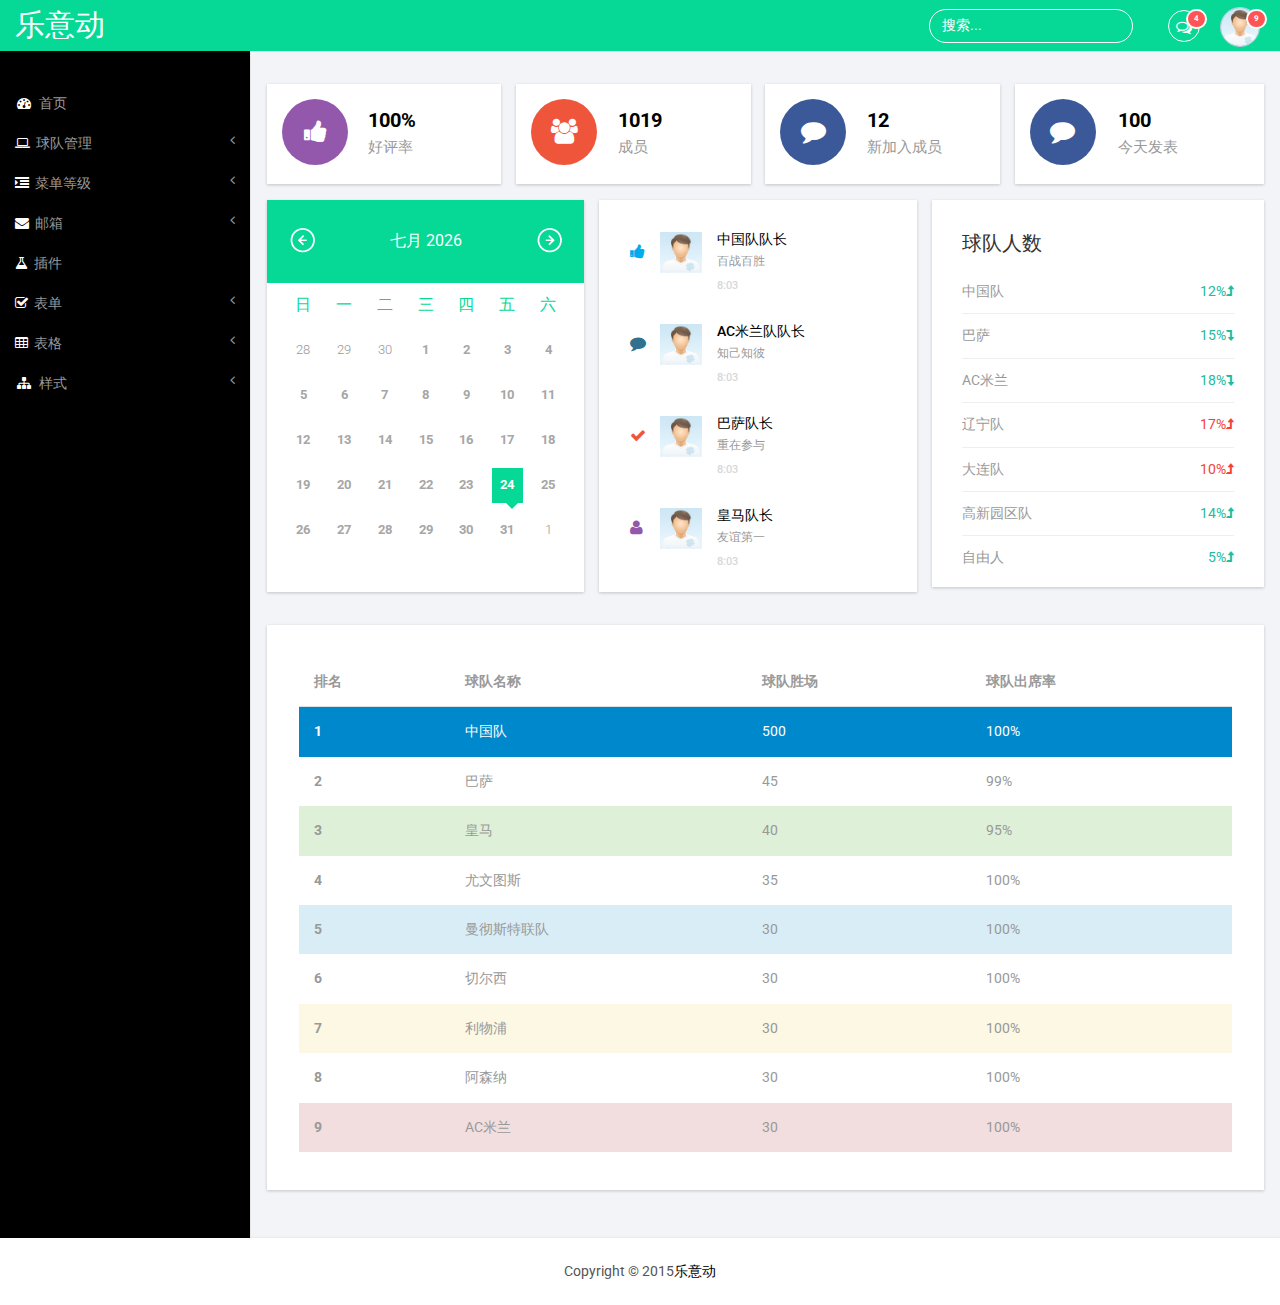
<file: src/main/webapp/WEB-INF/html/index.html>
<!DOCTYPE HTML>
<html>
<head>
<title>乐意动</title>
<meta name="viewport" content="width=device-width, initial-scale=1">
<meta http-equiv="Content-Type" content="text/html; charset=utf-8" />
<meta name="keywords"
	content="Modern Responsive web template, Bootstrap Web Templates, Flat Web Templates, Andriod Compatible web template, 
Smartphone Compatible web template, free webdesigns for Nokia, Samsung, LG, SonyErricsson, Motorola web design" />
<script type="application/x-javascript">
	 addEventListener("load", function() { setTimeout(hideURLbar, 0); }, false); function hideURLbar(){ window.scrollTo(0,1); } 
</script>
<!-- Bootstrap Core CSS -->
<link href="../css/bootstrap.min.css" rel='stylesheet' type='text/css' />
<!-- Custom CSS -->
<link href="../css/style.css" rel='stylesheet' type='text/css' />
<!-- Graph CSS -->
<link href="../css/lines.css" rel='stylesheet' type='text/css' />
<link href="../css/font-awesome.css" rel="stylesheet">
<!-- jQuery -->
<script src="../js/jquery.min.js"></script>
<script src="../js/jquery-ui.js"></script>
<link href="../css/jquery-ui.css" rel='stylesheet' type='text/css' />
<!-- <link href="../css/jquery-ui.theme.css" rel='stylesheet' type='text/css' /> -->
<!----webfonts--->
<link href='http://fonts.useso.com/css?family=Roboto:400,100,300,500,700,900' rel='stylesheet' type='text/css'>
<!---//webfonts--->
<!-- Nav CSS -->
<link href="../css/custom.css" rel="stylesheet">
<!-- Metis Menu Plugin JavaScript -->
<script src="../js/metisMenu.min.js"></script>
<script src="../js/custom.js"></script>
<!-- Graph JavaScript -->
<script src="../js/d3.v3.js"></script>
<script src="../js/rickshaw.js"></script>
<!-- Jquery DataTable -->
<script src="../3rd/datatables/js/jquery.dataTables.min.js" type="text/javascript"></script>
<script src="../3rd/datatables/js/DT_bootstrap.js" type="text/javascript"></script>
<link href="../3rd/datatables/css/DT_bootstrap.css" rel="stylesheet">
<script type="text/javascript" src="../3rd/artTemplate/artTemplate.js"></script>
</head>
<body>
	<div id="wrapper">
		<!-- Navigation -->
		<nav class="top1 navbar navbar-default navbar-static-top" role="navigation" style="margin-bottom: 0">
			<div class="navbar-header">
				<button type="button" class="navbar-toggle" data-toggle="collapse" data-target=".navbar-collapse">
					<span class="sr-only">转换导航</span> <span class="icon-bar"></span> <span class="icon-bar"></span> <span
						class="icon-bar"></span>
				</button>
				<a class="navbar-brand" href="index.html">乐意动</a>
			</div>
			<!-- /.navbar-header -->
			<ul class="nav navbar-nav navbar-right">
				<li class="dropdown">
					<!-- 右上角消息条数 --> <a href="#" class="dropdown-toggle" data-toggle="dropdown" aria-expanded="false"><i
						class="fa fa-comments-o"></i><span class="badge">4</span></a>
					<ul class="dropdown-menu">
						<li class="dropdown-menu-header"><strong>消息列表</strong>
							<div class="progress thin">
								<div class="progress-bar progress-bar-success" role="progressbar" aria-valuenow="40" aria-valuemin="0"
									aria-valuemax="100" style="width: 40%">
									<span class="sr-only">40% Complete (success)</span>
								</div>
							</div></li>
						<li class="avatar"><a href="#"> <img src="../images/1.png" alt="" />
								<div>新消息</div> <small>1分钟前</small> <span class="label label-info">NEW</span>
						</a></li>
						<li class="avatar"><a href="#"> <img src="../images/2.png" alt="" />
								<div>新消息</div> <small>1分钟前</small> <span class="label label-info">NEW</span>
						</a></li>
						<li class="avatar"><a href="#"> <img src="../images/3.png" alt="" />
								<div>新消息</div> <small>1分钟前</small>
						</a></li>
						<li class="avatar"><a href="#"> <img src="../images/4.png" alt="" />
								<div>新消息</div> <small>1分钟前</small>
						</a></li>
						<li class="avatar"><a href="#"> <img src="../images/5.png" alt="" />
								<div>新消息</div> <small>1分钟前</small>
						</a></li>
						<li class="avatar"><a href="#"> <img src="../images/pic1.png" alt="" />
								<div>新消息</div> <small>1分钟前</small>
						</a></li>
						<li class="dropdown-menu-footer text-center"><a href="#">查看所有消息</a></li>
					</ul>
				</li>
				<li class="dropdown"><a href="#" class="dropdown-toggle avatar" data-toggle="dropdown"><img
						src="../images/default_pic.jpg"><span class="badge">9</span></a>
					<ul class="dropdown-menu">
						<li class="dropdown-menu-header text-center"><strong>账号</strong></li>
						<li class="m_2"><a href="#"><i class="fa fa-bell-o"></i> 更新 <span class="label label-info">42</span></a></li>
						<li class="m_2"><a href="#"><i class="fa fa-envelope-o"></i> 消息 <span class="label label-success">42</span></a></li>
						<li class="m_2"><a href="#"><i class="fa fa-tasks"></i> 任务 <span class="label label-danger">42</span></a></li>
						<li><a href="#"><i class="fa fa-comments"></i> 留言 <span class="label label-warning">42</span></a></li>
						<li class="dropdown-menu-header text-center"><strong>设置</strong></li>
						<li class="m_2"><a href="#"><i class="fa fa-user"></i> 个人信息</a></li>
						<li class="m_2"><a href="#"><i class="fa fa-wrench"></i> 设置</a></li>
						<li class="m_2"><a href="#"><i class="fa fa-usd"></i> 支付 <span class="label label-default">42</span></a></li>
						<li class="m_2"><a href="#"><i class="fa fa-file"></i> 项目 <span class="label label-primary">42</span></a></li>
						<li class="divider"></li>
						<li class="m_2"><a href="#"><i class="fa fa-shield"></i> 锁定用户</a></li>
						<li class="m_2"><a href="#"><i class="fa fa-lock"></i> 登出</a></li>
					</ul></li>
			</ul>
			<form class="navbar-form navbar-right">
				<input type="text" class="form-control" value="搜索..." onFocus="this.value = '';"
					onBlur="if (this.value == '') {this.value = '搜索...';}">
			</form>
			<div class="navbar-default sidebar" role="navigation">
				<div class="sidebar-nav navbar-collapse">
					<ul class="nav" id="side-menu">
						<li><a href="index.html"><i class="fa fa-dashboard fa-fw nav_icon"></i>首页</a></li>
						<li><a href="#"><i class="fa fa-laptop nav_icon"></i>球队管理<span class="fa arrow"></span></a>
							<ul class="nav nav-second-level">
								<li><a href="javascript:void(0);" onclick="LOAD.loadHTML('page-wrapper', 'teamManagement/teamAdd');">球队注册</a></li>
								<li><a href="javascript:void(0);" onclick="LOAD.loadHTML('page-wrapper', 'teamManagement/teamList');">球队列表</a></li>
							</ul> <!-- /.nav-second-level --></li>
						<li><a href="#"><i class="fa fa-indent nav_icon"></i>菜单等级<span class="fa arrow"></span></a>
							<ul class="nav nav-second-level">
								<li><a href="graphs.html">图标</a></li>
								<li><a href="typography.html">排版</a></li>
							</ul> <!-- /.nav-second-level --></li>
						<li><a href="#"><i class="fa fa-envelope nav_icon"></i>邮箱<span class="fa arrow"></span></a>
							<ul class="nav nav-second-level">
								<li><a href="inbox.html">收件箱</a></li>
								<li><a href="compose.html">写信</a></li>
							</ul> <!-- /.nav-second-level --></li>
						<li><a href="widgets.html"><i class="fa fa-flask nav_icon"></i>插件</a></li>
						<li><a href="#"><i class="fa fa-check-square-o nav_icon"></i>表单<span class="fa arrow"></span></a>
							<ul class="nav nav-second-level">
								<li><a href="forms.html">基础表单</a></li>
								<li><a href="validation.html">验证</a></li>
							</ul> <!-- /.nav-second-level --></li>
						<li><a href="#"><i class="fa fa-table nav_icon"></i>表格<span class="fa arrow"></span></a>
							<ul class="nav nav-second-level">
								<li><a href="basic_tables.html">基础表格</a></li>
							</ul> <!-- /.nav-second-level --></li>
						<li><a href="#"><i class="fa fa-sitemap fa-fw nav_icon"></i>样式<span class="fa arrow"></span></a>
							<ul class="nav nav-second-level">
								<li><a href="media.html">媒体</a></li>
								<li><a href="login.html">登录</a></li>
							</ul> <!-- /.nav-second-level --></li>
					</ul>
				</div>
				<!-- /.sidebar-collapse -->
			</div>
			<!-- /.navbar-static-side -->
		</nav>
		<div id="page-wrapper">
			<div class="graphs">
				<div class="col_3">
					<div class="col-md-3 widget widget1">
						<div class="r3_counter_box">
							<i class="pull-left fa fa-thumbs-up icon-rounded"></i>
							<div class="stats">
								<h5>
									<strong>100%</strong>
								</h5>
								<span>好评率</span>
							</div>
						</div>
					</div>
					<div class="col-md-3 widget widget1">
						<div class="r3_counter_box">
							<i class="pull-left fa fa-users user1 icon-rounded"></i>
							<div class="stats">
								<h5>
									<strong>1019</strong>
								</h5>
								<span>成员</span>
							</div>
						</div>
					</div>
					<div class="col-md-3 widget widget1">
						<div class="r3_counter_box">
							<i class="pull-left fa fa-comment user2 icon-rounded"></i>
							<div class="stats">
								<h5>
									<strong>12</strong>
								</h5>
								<span>新加入成员</span>
							</div>
						</div>
					</div>
					<div class="col-md-3 widget">
						<div class="r3_counter_box">
							<i class="pull-left fa fa-comment user2 icon-rounded"></i>
							<div class="stats">
								<h5>
									<strong>100</strong>
								</h5>
								<span>今天发表</span>
							</div>
						</div>
					</div>
					<div class="clearfix"></div>
				</div>
				<div class="col_1">
					<div class="col-md-4 span_7">
						<div class="cal1 cal_2">
							<div class="clndr"></div>
						</div>
					</div>
					<div class="col-md-4 span_8">
						<div class="activity_box">
							<div class="scrollbar" id="style-2">
								<div class="activity-row">
									<div class="col-xs-1">
										<i class="fa fa-thumbs-up text-info icon_13"> </i>
									</div>
									<div class="col-xs-3 activity-img">
										<img src='../images/default_pic.jpg' class="img-responsive" alt="" />
									</div>
									<div class="col-xs-8 activity-desc">
										<h5>
											<a href="#">中国队队长</a>
										</h5>
										<p>百战百胜</p>
										<h6>8:03</h6>
									</div>
									<div class="clearfix"></div>
								</div>
								<div class="activity-row">
									<div class="col-xs-1">
										<i class="fa fa-comment text-info"></i>
									</div>
									<div class="col-xs-3 activity-img">
										<img src='../images/default_pic.jpg' class="img-responsive" alt="" />
									</div>
									<div class="col-xs-8 activity-desc">
										<h5>
											<a href="#">AC米兰队队长</a>
										</h5>
										<p>知己知彼</p>
										<h6>8:03</h6>
									</div>
									<div class="clearfix"></div>
								</div>
								<div class="activity-row">
									<div class="col-xs-1">
										<i class="fa fa-check text-info icon_11"></i>
									</div>
									<div class="col-xs-3 activity-img">
										<img src='../images/default_pic.jpg' class="img-responsive" alt="" />
									</div>
									<div class="col-xs-8 activity-desc">
										<h5>
											<a href="#">巴萨队长</a>
										</h5>
										<p>重在参与</p>
										<h6>8:03</h6>
									</div>
									<div class="clearfix"></div>
								</div>
								<div class="activity-row1">
									<div class="col-xs-1">
										<i class="fa fa-user text-info icon_12"></i>
									</div>
									<div class="col-xs-3 activity-img">
										<img src='../images/default_pic.jpg' class="img-responsive" alt="" />
									</div>
									<div class="col-xs-8 activity-desc">
										<h5>
											<a href="#">皇马队长</a>
										</h5>
										<p>友谊第一</p>
										<h6>8:03</h6>
									</div>
									<div class="clearfix"></div>
								</div>
							</div>
						</div>
					</div>
					<div class="col-md-4 stats-info">
						<div class="panel-heading">
							<h4 class="panel-title">球队人数</h4>
						</div>
						<div class="panel-body">
							<ul class="list-unstyled">
								<li>中国队
									<div class="text-success pull-right">
										12%<i class="fa fa-level-up"></i>
									</div>
								</li>
								<li>巴萨
									<div class="text-success pull-right">
										15%<i class="fa fa-level-down"></i>
									</div>
								</li>
								<li>AC米兰
									<div class="text-success pull-right">
										18%<i class="fa fa-level-down"></i>
									</div>
								</li>
								<li>辽宁队
									<div class="text-danger pull-right">
										17%<i class="fa fa-level-up"></i>
									</div>
								</li>
								<li>大连队
									<div class="text-danger pull-right">
										10%<i class="fa fa-level-up"></i>
									</div>
								</li>
								<li>高新园区队
									<div class="text-success pull-right">
										14%<i class="fa fa-level-up"></i>
									</div>
								</li>
								<li class="last">自由人
									<div class="text-success pull-right">
										5%<i class="fa fa-level-up"></i>
									</div>
								</li>
							</ul>
						</div>
					</div>
					<div class="clearfix"></div>
				</div>
				<div class="span_11">
					<div class="col-md-6 col_4">
						<!-- <div class="map_container"><div id="vmap" style="width: 100%; height: 400px;"></div></div> -->
						<!----Calender -------->
						<link rel="stylesheet" href="../css/clndr.css" type="text/css" />
						<script src="../js/underscore-min.js" type="text/javascript"></script>
						<script src="../js/moment-2.2.1.js" type="text/javascript"></script>
						<script src="../js/clndr.js" type="text/javascript"></script>
						<script src="../js/site.js" type="text/javascript"></script>
						<!----End Calender -------->
					</div>
					<!-- <div class="col-md-6 col_5">
		  <div id="chart_container">
		   <div id="chart"></div>
	       <div id="slider"></div>
<script>

var seriesData = [ [], [], [], [], [] ];
var random = new Rickshaw.Fixtures.RandomData(50);

for (var i = 0; i < 75; i++) {
	random.addData(seriesData);
}

var graph = new Rickshaw.Graph( {
	element: document.getElementById("chart"),
	renderer: 'multi',
	
	dotSize: 5,
	series: [
		{
			name: 'temperature',
			data: seriesData.shift(),
			color: '#AFE9FF',
			renderer: 'stack'
		}, {
			name: 'heat index',
			data: seriesData.shift(),
			color: '#FFCAC0',
			renderer: 'stack'
		}, {
			name: 'dewpoint',
			data: seriesData.shift(),
			color: '#555',
			renderer: 'scatterplot'
		}, {
			name: 'pop',
			data: seriesData.shift().map(function(d) { return { x: d.x, y: d.y / 4 } }),
			color: '#555',
			renderer: 'bar'
		}, {
			name: 'humidity',
			data: seriesData.shift().map(function(d) { return { x: d.x, y: d.y * 1.5 } }),
			renderer: 'line',
			color: '#ef553a'
		}
	]
} );


graph.render();

var detail = new Rickshaw.Graph.HoverDetail({
	graph: graph
});
</script>
</div> -->
					<!-- map -->
					<!-- <link href="../css/jqvmap.css" rel='stylesheet' type='text/css' />
<script src="../js/jquery.vmap.js"></script>
<script src="../js/jquery.vmap.sampledata.js" type="text/javascript"></script>
<script src="../js/jquery.vmap.world.js" type="text/javascript"></script>
<script type="text/javascript">
	/* jQuery(document).ready(function() {
		jQuery('#vmap').vectorMap({
		    map: 'world_en',
		    backgroundColor: '#333333',
		    color: '#ffffff',
		    hoverOpacity: 0.7,
		    selectedColor: '#666666',
		    enableZoom: true,
		    showTooltip: true,
		    values: sample_data,
		    scaleColors: ['#C8EEFF', '#006491'],
		    normalizeFunction: 'polynomial'
		});
	}); */
</script>-->
					<!-- //map -->
					<!-- </div> -->
					<div class="clearfix"></div>
				</div>
				<div class="content_bottom">
					<div class="col-md-12 span_3">
						<div class="bs-example1" data-example-id="contextual-table">
							<table class="table">
								<thead>
									<tr>
										<th>排名</th>
										<th>球队名称</th>
										<th>球队胜场</th>
										<th>球队出席率</th>
									</tr>
								</thead>
								<tbody>
									<tr class="active">
										<th scope="row">1</th>
										<td>中国队</td>
										<td>500</td>
										<td>100%</td>
									</tr>
									<tr>
										<th scope="row">2</th>
										<td>巴萨</td>
										<td>45</td>
										<td>99%</td>
									</tr>
									<tr class="success">
										<th scope="row">3</th>
										<td>皇马</td>
										<td>40</td>
										<td>95%</td>
									</tr>
									<tr>
										<th scope="row">4</th>
										<td>尤文图斯</td>
										<td>35</td>
										<td>100%</td>
									</tr>
									<tr class="info">
										<th scope="row">5</th>
										<td>曼彻斯特联队</td>
										<td>30</td>
										<td>100%</td>
									</tr>
									<tr>
										<th scope="row">6</th>
										<td>切尔西</td>
										<td>30</td>
										<td>100%</td>
									</tr>
									<tr class="warning">
										<th scope="row">7</th>
										<td>利物浦</td>
										<td>30</td>
										<td>100%</td>
									</tr>
									<tr>
										<th scope="row">8</th>
										<td>阿森纳</td>
										<td>30</td>
										<td>100%</td>
									</tr>
									<tr class="danger">
										<th scope="row">9</th>
										<td>AC米兰</td>
										<td>30</td>
										<td>100%</td>
									</tr>
								</tbody>
							</table>
						</div>
					</div>
					<!-- <div class="col-md-4 span_4">
		 <div class="col_2">
		  <div class="box_1">
		   <div class="col-md-6 col_1_of_2 span_1_of_2">
             <a class="tiles_info">
			    <div class="tiles-head red1">
			        <div class="text-center">Orders</div>
			    </div>
			    <div class="tiles-body red">10</div>
			 </a>
		   </div>
		   <div class="col-md-6 col_1_of_2 span_1_of_2">
              <a class="tiles_info tiles_blue">
			    <div class="tiles-head tiles_blue1">
			        <div class="text-center">Sales</div>
			    </div>
			    <div class="tiles-body blue1">30</div>
			  </a>
		   </div>
		   <div class="clearfix"> </div>
		 </div>
		 <div class="box_1">
		   <div class="col-md-6 col_1_of_2 span_1_of_2">
             <a class="tiles_info">
			    <div class="tiles-head fb1">
			        <div class="text-center">Facebook</div>
			    </div>
			    <div class="tiles-body fb2">10</div>
			 </a>
		   </div>
		   <div class="col-md-6 col_1_of_2 span_1_of_2">
              <a class="tiles_info tiles_blue">
			    <div class="tiles-head tw1">
			        <div class="text-center">Twitter</div>
			    </div>
			    <div class="tiles-body tw2">30</div>
			  </a>
		   </div>
		   <div class="clearfix"> </div>
		   </div>
		  </div>
		  <div class="cloud">
			<div class="grid-date">
				<div class="date">
					<p class="date-in">New York</p>
					<span class="date-on">°F °C </span>
					<div class="clearfix"> </div>							
				</div>
				<h4>30°<i class="fa fa-cloud-upload"> </i></h4>
			</div>
			<p class="monday">Monday 10 July</p>
		  </div>
		</div> -->
					<div class="clearfix"></div>
				</div>
			</div>
		</div>
		<!-- /#page-wrapper -->
	</div>
	<div class="copy">
		<p>
			Copyright &copy; 2015<a target="_blank" href="http://localhost:8081/letsball/">乐意动</a>
		</p>
	</div>
	<!-- /#wrapper -->
	<!-- Bootstrap Core JavaScript -->
	<script src="../js/bootstrap.min.js"></script>
	<script src="../js/load.js"></script>
	<div id="templates" class="display_none"></div>
	<script src="../js/index.js"></script>
</body>
</html>
</file>
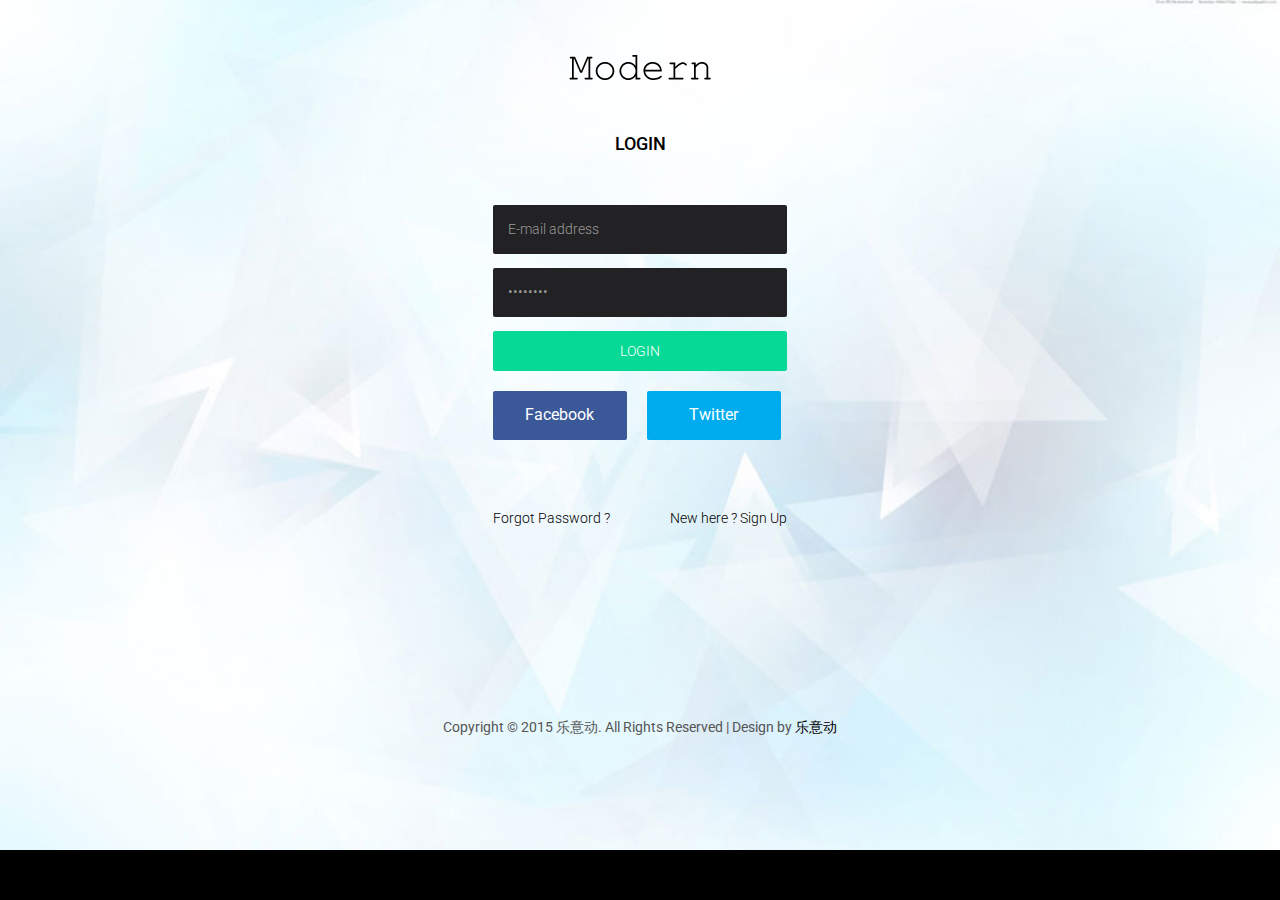
<file: src/main/webapp/WEB-INF/html/login.html>
<!--
Author: W3layouts
Author URL: http://w3layouts.com
License: Creative Commons Attribution 3.0 Unported
License URL: http://creativecommons.org/licenses/by/3.0/
-->
<!DOCTYPE HTML>
<html>
<head>
<title>登录</title>
<meta name="viewport" content="width=device-width, initial-scale=1">
<meta http-equiv="Content-Type" content="text/html; charset=utf-8" />
<meta name="keywords" content="乐意动" />
<script type="application/x-javascript"> addEventListener("load", function() { setTimeout(hideURLbar, 0); }, false); function hideURLbar(){ window.scrollTo(0,1); } </script>
 <!-- Bootstrap Core CSS -->
<link href="../css/bootstrap.min.css" rel='stylesheet' type='text/css' />
<!-- Custom CSS -->
<link href="../css/style.css" rel='stylesheet' type='text/css' />
<link href="../css/font-awesome.css" rel="stylesheet"> 
<!-- jQuery -->
<script src="../js/jquery.min.js"></script>
<!----webfonts--->
<link href='http://fonts.useso.com/css?family=Roboto:400,100,300,500,700,900' rel='stylesheet' type='text/css'>
<!---//webfonts--->  
<!-- Bootstrap Core JavaScript -->
<script src="../js/bootstrap.min.js"></script>
</head>
<body id="login">
  <div class="login-logo">
    <a href="index.html"><img src="../images/logo.png" alt=""/></a>
  </div>
  <h2 class="form-heading">login</h2>
  <div class="app-cam">
	  <form>
		<input type="text" class="text" value="E-mail address" onFocus="this.value = '';" onBlur="if (this.value == '') {this.value = 'E-mail address';}">
		<input type="password" value="Password" onFocus="this.value = '';" onBlur="if (this.value == '') {this.value = 'Password';}">
		<div class="submit"><input type="submit" onClick="myFunction()" value="Login"></div>
		<div class="login-social-link">
          <a href="index.html" class="facebook">
              Facebook
          </a>
          <a href="index.html" class="twitter">
              Twitter
          </a>
        </div>
		<ul class="new">
			<li class="new_left"><p><a href="#">Forgot Password ?</a></p></li>
			<li class="new_right"><p class="sign">New here ?<a href="register.html"> Sign Up</a></p></li>
			<div class="clearfix"></div>
		</ul>
	</form>
  </div>
   <div class="copy_layout login">
      <p>Copyright © 2015 乐意动. All Rights Reserved | Design by <a href="index.html" target="_blank">乐意动</a> </p>
   </div>
</body>
</html>
</file>
<file: src/main/webapp/WEB-INF/css/style.css>
/*
Author: W3layout
Author URL: http://w3layouts.com
License: Creative Commons Attribution 3.0 Unported
License URL: http://creativecommons.org/licenses/by/3.0/
*/
h4, h5, h6,
h1, h2, h3 {margin-top: 0;}
ul, ol {margin: 0;}
p {margin: 0;}

html, body{
  	font-family: 'Roboto', sans-serif;
    font-size: 100%;
  	background:#000;
  	overflow-x: hidden;
}
body a{
	transition:0.5s all;
	-webkit-transition:0.5s all;
	-moz-transition:0.5s all;
	-o-transition:0.5s all;
	-ms-transition:0.5s all;
}
/*-- header --*/
.navbar .navbar-nav li a {
  padding: 0 10px;
  line-height: 56px;
  position: relative;
}
.nav>li>a:focus, .nav>li>a:hover {
  background-color:rgba(239, 85, 58, 0) !important;
}
.navbar .navbar-nav li a i {
  border: 1px solid #fff;
  padding: 8px 0;
  width: 32px;
  text-align: center;
  -webkit-border-radius: 50em;
  -moz-border-radius: 50em;
  border-radius: 50em;
  color: #fff;
  height: 32px;
}
.navbar .navbar-nav li .dropdown-menu {
  margin-top: 3px;
  border: none;
  -webkit-border-radius: 0px;
  -moz-border-radius: 0px;
  border-radius: 0px;
  border: 1px solid #e1e6ef;
  -webkit-box-shadow: 0 2px 4px rgba(0, 0, 0, 0.125);
  -moz-box-shadow: 0 2px 4px rgba(0, 0, 0, 0.125);
  box-shadow: 0 2px 4px rgba(0, 0, 0, 0.125);
  padding: 0;
}
.navbar .navbar-nav li .dropdown-menu:before {
  position: absolute;
  top: -9.5px;
  right: 16px;
  display: inline-block;
  border-right: 8px solid transparent;
  border-bottom: 8px solid #e1e6ef;
  border-left: 8px solid transparent;
  content: '';
}
.navbar .navbar-nav li .dropdown-menu li.dropdown-menu-header, .navbar .navbar-nav li .dropdown-menu li.dropdown-menu-footer {
  background:#f2f4f8;
}
.navbar .navbar-nav li.m_2 a {
  line-height:38px;
}
.navbar .navbar-nav li .dropdown-menu li a i {
  margin: 0 10px 0 -5px;
  border: none;
}
.dropdown-menu>li>a:focus, .dropdown-menu>li>a:hover {
  background-color: #f2f4f8 !important;
}
.navbar .navbar-nav li .dropdown-menu li a .label {
  position: absolute;
  right: 10px;
  top: 11px;
}
.label.label-info {
  background-color:#ef553a;
}
.label {
  padding: 4px 6px;
  border: none;
  text-shadow: none;
}
.warning_1, .warning_11{
	padding:10px 16px !important;
}
.warning_11, .warning_22, .warning_33, .warning_44{
	background-color: #337ab7 !important;
	border-color:#337ab7 !important;
}
.warning_11:hover, .warning_22:hover, .warning_33:hover, .warning_44:hover{
	background-color: #246AA6 !important;
	border-color:#246AA6 !important;
}
.warning_2, .warning_22{
	padding:6px 12px !important;
}
.warning_3, .warning_33{
	padding:5px 10px !important;
}
.warning_4, .warning_44{
	padding:1px 5px !important;
}	
.but_list, .tab-content{
	margin:1.5em 0 0 0;
}
.btn-group-lg>.btn, .btn-lg {
  border-radius:4px !important;
}
.navbar .navbar-nav li .dropdown-toggle.avatar img {
  height: 40px;
  -webkit-border-radius: 50em;
  -moz-border-radius: 50em;
  border-radius: 50em;
  border: 1px solid #c0cadd;
  margin-top: -4px;
}
.navbar .navbar-nav li .dropdown-menu li a i {
  margin: 0 10px 0 -5px;
  border: none;
  color:rgb(6, 217, 149);
}
.navbar .navbar-nav li .dropdown-menu li.dropdown-menu-header .progress, .navbar .navbar-nav li .dropdown-menu li.dropdown-menu-footer .progress {
  border: 1px solid #e1e6ef;
  background: white;
  box-shadow: none;
}
.progress.thin {
  height: 10px;
}
.progress {
  -webkit-box-shadow: none;
  -moz-box-shadow: none;
  box-shadow: none;
  background: #f2f4f8;
  -webkit-border-radius: 2px;
  -moz-border-radius: 2px;
  border-radius: 2px;
}
.navbar .navbar-nav li .dropdown-menu li.avatar {
  min-width: 300px;
  height: 56px;
  padding: 0px 15px;
}
.navbar .navbar-nav li .dropdown-menu li {
  padding: 0;
  position: relative;
  min-width:100%;
  border-bottom: 1px solid #e1e6ef;
  line-height: 40px;
  padding: 0 15px;
  font-size: 14px;
  width:300px;
}
.navbar .navbar-nav li .dropdown-menu li.avatar a {
  line-height: 59px;
  height: 59px;
  padding: 9px 15px;
}
.navbar .navbar-nav li .dropdown-menu li a {
  -webkit-border-radius: 0px;
  -moz-border-radius: 0px;
  border-radius: 0px;
  line-height: 40px;
  height: 40px;
  margin: 0 -15px;
  padding: 0 15px;
}
.navbar .navbar-nav li .dropdown-menu li a img {
  height: 40px;
  -webkit-border-radius: 50em;
  -moz-border-radius: 50em;
  border-radius: 50em;
  border: 1px solid #e1e6ef;
  margin: 0px 10px 0 -5px;
  float: left;
}
.navbar .navbar-nav li .dropdown-menu li a div {
  font-size: 14px;
  line-height: 26px;
  font-weight: bold;
  color: #000;
}
.navbar .navbar-nav li .dropdown-menu li a small {
  display: block;
  line-height: 12px;
  font-size: 10px;
  margin-top: -3px;
  font-style: italic;
}
.small, small {
  color: #CFCFCF !important;
  font-weight: 300 !important;
}
.navbar .navbar-nav li .dropdown-menu li.avatar a .label {
  top: 20px;
}
.navbar .navbar-nav li a .badge {
  background: #ff5454;
  border: 2px solid white;
  position: absolute;
  top: 9px;
  right: 3px;
  font-size: 8px;
  line-height: 8px;
  padding: 4px 6px;
  -webkit-border-radius: 50em;
  -moz-border-radius: 50em;
  border-radius: 50em;
  min-width: 0;
}
.navbar-default.sidebar {
  background-color: #000;
  font-family: 'Roboto', sans-serif;
}
nav.top1.navbar.navbar-default.navbar-static-top {
  background-color:rgb(6, 217, 149);
  font-family: 'Roboto', sans-serif;
}
.navbar-default .navbar-brand {
  color: #fff !important;
  font-size: 30px;
  font-weight: 500;
}
.navbar-right {
  margin-right: 10px !important;
}
.navbar-right li{
	display:inline-block;
}
i.nav_icon {
  color: #fff;
  margin-right:6px;
}
.sidebar ul li a{
  color: #999;
  font-size:14px;
}
.form-control {
  background: none !important;
  border: 1px solid #fff !important;
  border-radius: 20px !important;
  box-shadow: none !important;
}
.navbar-form.navbar-right input[type="text"] {
  color: #fff;
}
form.navbar-form.navbar-right {
  margin:9px 0 0 0;
}
ul.nav.navbar-nav.navbar-right {
  height: 51px;
}
.sidebar-nav.navbar-collapse {
  margin: 2em 0 0 0;
}
.navbar-default .navbar-nav>.active>a, .navbar-default .navbar-nav>.active>a:focus, .navbar-default .navbar-nav>.active>a:hover {
  background-color:rgba(231, 231, 231, 0) !important;
}
.dropdown-menu {
  min-width: 202px !important;
}  
/* Active state */
.wrapper-dropdown-4.active i.dropdown-icon{
    background-position:-2px -2px;
}
.wrapper-dropdown-4.active .dropdown {
    max-height: 400px;
}
ul.dropdown {
	padding:0;
	margin:0;
	list-style:none;
}
.span_1{
  background: #000;
  padding: 1em;
  margin: 0;
  position: fixed;
  height: 100%;
  overflow-y: auto;
  z-index: 100;
  top: 0;
}
.col-md-10.span_1_of_span_2 {
  padding:1em;
}
.col_1_of_2.span_1_of_2 {
  padding: 5px;
}
.col_1_of_2.span_1_of_2:hover .red{
	background:#E84F34;
}
.col_1_of_2.span_1_of_2:hover .blue1{
	background:#8D51A6;
}
.col_1_of_2.span_1_of_2:hover .fb2{
	background:#355290;
}
.col_1_of_2.span_1_of_2:hover .tw2{
	background:#03A5E2;
}
.span_4 {
  padding-right: 0;
}
.col_3 {
  margin-bottom:1em;
}
.col_3 h4{
  margin:0 0 2em;
  color: #fff;
  text-transform: uppercase;
  font-size: 0.85em;
}
.span_10{
  margin-bottom: 1em;
}
/**** icon dropdown ******/
.wrapper-dropdown-5 {
    /* Size & position */
    position: relative;
    margin: 0 auto;
    /* Styles */
    cursor: pointer;
    outline: none;
    -webkit-transition: all 0.3s ease-out;
    -moz-transition: all 0.3s ease-out;
    -ms-transition: all 0.3s ease-out;
    -o-transition: all 0.3s ease-out;
    transition: all 0.3s ease-out;
}
.wrapper-dropdown-5 i.dropdown-icon{
  width: 15px;
  height: 12px;
  display: block;
  background: url(../images/up-down.png) no-repeat -3px -13px;
  float: left;
}
.wrapper-dropdown-5 .dropdown {
  position: absolute;
  top: 18px;
  right: -16px;
  width: 245px;
  background: #333;
  color: #fff;
  list-style: none;
  -webkit-transition: all 0.3s ease-out;
  -moz-transition: all 0.3s ease-out;
  -ms-transition: all 0.3s ease-out;
  -o-transition: all 0.3s ease-out;
  transition: all 0.3s ease-out;
  max-height: 0;
  overflow: hidden;
  z-index: 1;
}
.wrapper-dropdown-5 .dropdown li:first-child a{
	border-top:none;
}
.wrapper-dropdown-5 .dropdown li a {
    display: block;
    text-decoration: none;
    color:#fff;
    font-size:0.85em;
    border:none;
    padding:8px 15px;
    transition: all 0.3s ease-out;
    -webkit-transition: all 0.3s ease-out;
    -moz-transition: all 0.3s ease-out;
    -o-transition: all 0.3s ease-out;
    border-radius:0;
}
/* Hover state */
.wrapper-dropdown-5 .dropdown li:hover a {
    color: #FFF;
    background:#65cea7;
}
/* Active state */
.wrapper-dropdown-5.active i.dropdown-icon{
    background-position:-2px -2px;
}
.wrapper-dropdown-5.active .dropdown {
    max-height: 400px;
}
/**** icon dropdown ******/
.wrapper-dropdown-6, .wrapper-dropdown-7, .wrapper-dropdown-8, .wrapper-dropdown-9{
    /* Size & position */
    position: relative;
    margin: 0 auto;
    /* Styles */
    cursor: pointer;
    outline: none;
    -webkit-transition: all 0.3s ease-out;
    -moz-transition: all 0.3s ease-out;
    -ms-transition: all 0.3s ease-out;
    -o-transition: all 0.3s ease-out;
    transition: all 0.3s ease-out;
}
.wrapper-dropdown-6 i.dropdown-icon, .wrapper-dropdown-7 i.dropdown-icon, .wrapper-dropdown-8 i.dropdown-icon, .wrapper-dropdown-9 i.dropdown-icon{
  width: 15px;
  height: 12px;
  display: block;
  background: url(../images/up-down.png) no-repeat -3px -13px;
  float: left;
}
.wrapper-dropdown-6 .dropdown, .wrapper-dropdown-7 .dropdown, .wrapper-dropdown-8 .dropdown, .wrapper-dropdown-9 .dropdown  {
  position: absolute;
  top: 20px;
  right: -16px;
  width: 245px;
  background: #333;
  color: #fff;
  list-style: none;
  -webkit-transition: all 0.3s ease-out;
  -moz-transition: all 0.3s ease-out;
  -ms-transition: all 0.3s ease-out;
  -o-transition: all 0.3s ease-out;
  transition: all 0.3s ease-out;
  max-height: 0;
  overflow: hidden;
  z-index: 1;
}
.wrapper-dropdown-6 .dropdown li:first-child a, .wrapper-dropdown-7 .dropdown li:first-child a, .wrapper-dropdown-8 .dropdown li:first-child a, .wrapper-dropdown-9 .dropdown li:first-child a{
	border-top:none;
}
.wrapper-dropdown-6 .dropdown li a, .wrapper-dropdown-7 .dropdown li a, .wrapper-dropdown-8 .dropdown li a, .wrapper-dropdown-9 .dropdown li a {
    display: block;
    text-decoration: none;
    color:#fff;
    font-size:0.85em;
    border:none;
    padding:8px 15px;
    transition: all 0.3s ease-out;
    -webkit-transition: all 0.3s ease-out;
    -moz-transition: all 0.3s ease-out;
    -o-transition: all 0.3s ease-out;
    border-radius:0;
}
/* Hover state */
.wrapper-dropdown-6 .dropdown li:hover a, .wrapper-dropdown-7 .dropdown li:hover a, .wrapper-dropdown-8 .dropdown li:hover a, .wrapper-dropdown-9 .dropdown li:hover a{
    color: #FFF;
    background:#65cea7;
}
/* Active state */
.wrapper-dropdown-6.active i.dropdown-icon, .wrapper-dropdown-7.active i.dropdown-icon, .wrapper-dropdown-8.active i.dropdown-icon, .wrapper-dropdown-9.active i.dropdown-icon{
    background-position:-2px -2px;
}
.wrapper-dropdown-6.active .dropdown, .wrapper-dropdown-7.active .dropdown, .wrapper-dropdown-8.active .dropdown, .wrapper-dropdown-9.active .dropdown {
    max-height: 400px;
}
section.accordation_menu {
  min-height: 800px;
}
.span_3{
  padding:0;
}
.col_1{
	margin:1em 0 0 0;
}
.one{
	width:150px;
}
.profile_img1 {
  float: left;
  margin-right: 10px;
  width: 83%;
  margin-bottom:2em;
}
.user-name1 {
  float:left;
}
.user-name1 p {
  font-size: 13px;
  color: #65cea7;
  line-height: 1em;
}
.tiles_info{
  color: #fff!important;
}
a.tiles_info:hover{
  text-decoration:none;
}
a.tiles_info, a.shortcut-tiles {
  background: 0 0;
}
.tiles-body{
	text-align:center;
}
.tiles_info, .shortcut-tiles {
  display: block;
  border-radius: 3px;
  -webkit-border-radius: 3px;
  -moz-border-radius: 3px;
  -o-border-radius: 3px;
}
.red1{
  background: #ef553a;
}
.tiles_info .tiles-head {
  letter-spacing: normal;
  padding: 10px 10px;
  font-weight: 500;
  box-shadow: inset 0 -50px 0 0 rgba(255,255,255,.1);
  border-top-right-radius: 3px;
  border-top-left-radius: 3px;
  text-transform: uppercase;
  text-align: center;
  font-size:0.85em;
}
.red{
  background: #ef553a;
}
.tiles_info .tiles-body-alt, .info-tiles .tiles-body {
  padding: 15px;
  font-weight: 300;
}
.tiles_info .tiles-body {
    font-size: 32px;
  border-bottom-right-radius: 3px;
  border-bottom-left-radius: 3px;
    padding: 19px 15px;
}
.tiles_info .tiles-body-alt .text-center, .info-tiles .tiles-body .text-center {
  margin-top: -5px;
}
.tiles_info.tiles_blue1 .tiles-body {
  background: #9358ac;
}
.tiles_blue1{
  background: #9358ac;
}
.blue1{
  background: #9358ac;
}
.fb1{
   background: #3b5998;
}
.fb2{
	background: #3b5998;
}
.tw1{
  background: #00aced;
}
.tw2{
  background: #00aced;
}
.content_bottom{
	margin-bottom:1em;
}
.grid-date {
  background:#78cd51;
  padding: 1.5em;
}
p.date-in {
  float: left;
  font-size: 1.2em;
  color: #fff;
}
span.date-on {
  float: right;
  font-size: 1.2em;
  color: #fff;
}
.grid-date h4 {
  color: #fff;
  font-size: 3.5em;
  text-align: center;
  padding: 48px 0 15px 0;
}
.grid-date h4 i {
  display: inline-block;
  vertical-align: middle;
}
p.monday {
  background: #fff;
  font-size: 1.1em;
  color: #000;
  padding: 1em;
  text-align: center;
}
h4.pull-left{
  font-size: 18px;
  color: #ffffff;
  text-transform: capitalize;
  display: block;
}
.copy{
	background:#fff;
	text-align:center;
	padding:1.5em 0;
}
.copy p, .copy_layout p{
	font-size:0.85em;
	color:#555;
}
.copy p a, .copy_layout p a{
	color:#000;
}
/*-- circular progress --*/
.span_7 {
  padding-left: 0;
}
.span_8{
	text-align:center;
	padding-left: 0;
}
.col_2 {
  background-color: #fff;
  padding: 1em;
  margin-bottom: 1em;
}
.grid-1, .grid-2, .grid-3, .grid-4{
    display: inline-block;
}
.grid-1 {
  margin-bottom: 2em;
}
.grid-1, .grid-3{
	margin-right:10%;
	width: 27%;
}
.activity-row, .activity-row1{
  text-align: left;
}
i.text-info{
  float: left;
  line-height: 60px;
  font-size: 1.2em;
}
i.icon_13{
  color:#00aced;
}
.activity-img{
  text-align:center;
}
.activity-img img{
  display:inline-block;
}
.activity-desc h5{
	color:#000;
	font-size:1em;
	font-weight:500;
	margin-bottom: 5px;
}
.activity-desc h5 a{
	color:#000;
}
.activity-desc p{
	color:#999;
	font-size:0.85em;
	line-height:1.5em;
}
.activity-desc h6{
  color: #D8D8D8;
  font-size:12px;
  margin: 10px 0 0 0;
}
.activity-row{
	margin-bottom:2em;
}
.scrollbar{
	height:392px;
	background:#fff;
	overflow-y: scroll;
    padding:2em 1em;
}
.activity_box{
  background: #fff;
  min-height: 392px;
}
.icon_11{
  color: #ef553a;
}
.icon_12{
  color:#9358ac;
}
#style-2::-webkit-scrollbar-track
{
	
	background-color:#f0f0f0;
}

#style-2::-webkit-scrollbar
{
	width:5px;
	background-color: #f5f5f5;
}

#style-2::-webkit-scrollbar-thumb
{
	
	background-color:rgb(6, 217, 149);
}
/*-- General stats --*/
.stats-info{
  background-color: #fff;
}
.panel .panel-heading {
  padding: 20px;
  overflow: hidden;
  border-top-left-radius: 0;
  border-top-right-radius: 0;
  border: 0!important;
  height: 55px;
  font-size: 14px;
  font-weight: 600;
}
.panel .panel-heading .panel-title {
  font-size: 14px;
  float: left;
  margin: 0;
  padding: 0;
  font-weight: 600;
}
.panel-heading {
  padding:32px 15px 0px;
  border-top-left-radius:0 !important;
  border-top-right-radius: 0 !important;
}
.stats-info ul {
  margin: 0;
}
.list-unstyled {
  padding-left: 0;
  list-style: none;
}
.stats-info ul li {
  border-bottom: 1px solid #eee;
  padding: 12px 0;
  font-size: 0.85em;
  color: #999;
}
.panel-title {
  font-size: 20px;
}
.stats-info ul li.last{
	border-bottom:0;
	padding-bottom:4px;
}
.text-success {
  color: #22BAA0;
}
.text-danger {
  color: #f25656;
}
/*-- col_3 --*/
.widget{
	padding:0;
}
.col-md-3.widget.widget1 {
  width: 23.5%;
}
.r3_counter_box {
  min-height: 100px;
  background: #ffffff;
  padding: 15px;
}
.stats {
  overflow: hidden;
}
.r3_counter_box .fa {
  margin-right: 0px;
  width: 66px;
  height: 66px;
  text-align: center;
  line-height: 65px;
}
.stats span{
	color:#999;
	font-size:15px;
}
.fa.pull-left {
  margin-right: 10% !important;
}
.icon-rounded{
  background-color:#9358ac;
  color: #ffffff;
  border-radius: 50px;
  -webkit-border-radius: 50px;
  -moz-border-radius: 50px;
  -o-border-radius: 50px;
  -ms-border-radius: 50px;
  font-size: 25px;
}
.r3_counter_box.stats {
  padding-left: 85px;
}
.r3_counter_box h5 {
  margin: 10px 0 5px 0;
  color:#000;
  font-weight:600;
  font-size: 20px;
}
i.user1{
	background:#ef553a;
}
i.user2{
	background:#3b5998;
}
i.dollar1{
	background:#00aced;
}
.widget1 {
  margin-right: 1.5%;
}
.widget{}
.world-map {
  width: 64%;
  float: left;
  background: #4597a8;
  position: relative;
  padding: 2em 2em 0 2em;
}
.world-map h3 {
  float: left;
  font-size: 1.9em;
  color: #fff;
  font-weight: 600;
  padding: 0em 0 0.5em 0;
}
.world-map p {
  float: right;
  font-size: 1.3em;
  color: #fff;
  font-weight: 300;
  padding: 0.5em 0 0.5em 0;
}
/*-- map --*/
#vmap {
  background-color: #fff !important;
}
.col_4, .col_5{
	padding-left:0;
}
.map_container, #chart, .span_6, .col_2, .weather_list, .cal1, .skills-info, .stats-info, .r3_counter_box, .activity_box, .bs-example1, .cloud, .copy{
  -ms-box-shadow: 0 1px 3px 0px rgba(0, 0, 0, 0.2);
  -o-box-shadow: 0 1px 3px 0px rgba(0, 0, 0, 0.2);
  -moz-box-shadow: 0 1px 3px 0px rgba(0, 0, 0, 0.2);
  -webkit-box-shadow: 0 1px 3px 0px rgba(0, 0, 0, 0.2);
  box-shadow: 0 1px 3px 0px rgba(0, 0, 0, 0.2);
}
.span_11 {
  margin-bottom: 1em;
}
/*-- graphs --*/
.graphs{
  padding: 2em 1em;
  background: #f2f4f8;
  font-family: 'Roboto', sans-serif;
}
canvas#doughnut, canvas#line, canvas#polarArea, #bar, #pie, #radar{
  background-color: rgb(255, 255, 255);
}
.graph_box{
	margin-bottom:1em;
}
.grid_1{
	background:#fff;
}
.grid_2{
	padding:0 7px;
}
.grid_1 h3 {
  text-align: center;
  font-size: 1.5em;
  color: #000;
  font-weight: 300;
  padding:1em 0;
}
/* --  grids  -- */
.form-control1, .form-control_2.input-sm{
  border: 1px solid #e0e0e0;
  padding: 5px 8px;
  color: #616161;
  background: #fff;
  box-shadow: none !important;
  width: 100%;
  font-size: 0.85em;
  font-weight: 300;
  height: 40px;
  border-radius: 0;
  -webkit-appearance: none;
}
.control3{
	margin:0 0 1em 0;
}
.btn-warning {
  color: #fff;
  background-color:rgb(6, 217, 149);
  border-color:rgb(6, 217, 149);
  padding:8.5px 12px;
}
.tag_01{
  margin-right:5px;
}
.tag_02{
  margin-right:3px;
}
.btn-warning:hover{
  background-color:rgb(3, 197, 135);
  border-color:rgb(3, 197, 135);
}
.btn-success:hover{
  border-color:#E74225 !important;
  background:#E74225 !important;
}
.control2{
  height:200px;
}
.alert-info {
  color: #31708f;
  background-color:rgb(240, 253, 249);
  border-color:rgb(201, 247, 232);
}
.bs-example4 {
  background: #fff;
  padding: 2em;
}
button.note-color-btn {
  width: 20px !important;
  height: 20px !important;
  border: none !important;
}
.form-control1:focus {
  border: 1px solid #03a9f4;
  background: #fff;
  box-shadow: none;
}
.show-grid [class^=col-] {
  background: #fff;
  text-align: center;
  margin-bottom: 10px;
  line-height: 2em;
  border: 10px solid #f0f0f0;
}
.show-grid [class*="col-"]:hover {
  background: #e0e0e0;
}
.grid_3{
	margin-bottom:2em;
}
.xs h3, .widget_head{
	color:#000;
	font-size:1.7em;
	font-weight:300;
	margin-bottom: 1em;
}
.grid_3 p{
  color: #999;
  font-size: 0.85em;
  margin-bottom: 1em;
  font-weight: 300;
}
/*-- Typography --*/
.grid_4{
	background:#fff;
	padding:2em 2em 1em 2em;
}
.label {
  font-weight: 300 !important;
  border-radius:4px;
}  
.grid_5{
	background:#fff;
	padding:2em;
}
.table > thead > tr > th, .table > tbody > tr > th, .table > tfoot > tr > th, .table > thead > tr > td, .table > tbody > tr > td, .table > tfoot > tr > td {
  border-top: none !important;
}
.tab-content > .active {
  display: block;
  visibility: visible;
}
.progress {
  height: 8px;
  box-shadow: none;
}
.progress {
  overflow: hidden;
  height: 20px;
  margin-bottom: 20px;
  background-color: #eeeeee;
  border-radius: 2px;
  -webkit-box-shadow: inset 0 1px 2px rgba(0, 0, 0, 0.1);
  box-shadow: inset 0 1px 2px rgba(0, 0, 0, 0.1);
}
.progress-bar {
  float: left;
  width: 0%;
  height: 100%;
  font-size: 12px;
  line-height: 20px;
  color: #ffffff;
  text-align: center;
  background-color: #03a9f4;
  -webkit-box-shadow: inset 0 -1px 0 rgba(0, 0, 0, 0.15);
  box-shadow: inset 0 -1px 0 rgba(0, 0, 0, 0.15);
  -webkit-transition: width 0.6s ease;
  -o-transition: width 0.6s ease;
  transition: width 0.6s ease;
}
.progress-bar {
  box-shadow: none;
}
.progress-bar-primary {
  background-color: #03a9f4;
}
.progress-bar-info {
  background-color: #00bcd4;
}
.progress-bar-success {
  background-color:rgb(6, 217, 149);
}
.progress-bar-warning {
  background-color: #ffc107;
}
.progress-bar-danger {
  background-color: #e51c23;
}
.progress-bar-inverse {
  background-color: #757575;
}
.page_1{
	padding:0;
}
.pagination > .active > a, .pagination > .active > span, .pagination > .active > a:hover, .pagination > .active > span:hover, .pagination > .active > a:focus, .pagination > .active > span:focus {
  background-color:rgb(6, 217, 149) !important;
  border-color:rgb(6, 217, 149) !important;
}
.breadcrumb li{
	font-size:0.85em;
}
.breadcrumb li a{
	color:rgb(6, 217, 149);
}
.badge-primary {
  background-color: #03a9f4;
}
.badge-success {
  background-color: #8bc34a;
}
.badge-warning {
  background-color: #ffc107;
}
.badge-danger {
  background-color: #e51c23;
}
.tab-container .tab-content {
  border-radius: 0 2px 2px 2px;
  border: 1px solid #e0e0e0;
  padding: 16px;
  background-color: #ffffff;
}
.nav-tabs {
  margin-bottom: 1em;
}
.well {
  padding: 9px;
  font-size: 0.85em;
  color: #555;
  line-height: 1.8em;
}
.bs-example-modal {
  background-color: #fff !important;
  border-color:#fff !important;
}
.modal {
  overflow-y:auto !important;
}
.btn-primary{
  background-color: rgb(0, 200, 135) !important;
  border-color: rgb(0, 200, 135) !important;
  color: #fff;
}
.btn-primary:hover{
  background-color: #fff !important;
  border-color: #fff !important;
  color:rgb(6, 217, 149) !important;
}
h2.modal-title {
  font-size: 1.3em;
  color:#999;
  font-weight: 300;
}
.modal-content {
  -ms-box-shadow: 0 2px 12px rgba(0, 0, 0, 0.2);
  -o-box-shadow: 0 2px 12px rgba(0, 0, 0, 0.2);
  -moz-box-shadow: 0 2px 12px rgba(0, 0, 0, 0.2);
  -webkit-box-shadow: 0 2px 12px rgba(0, 0, 0, 0.2);
  box-shadow: 0 2px 12px rgba(0, 0, 0, 0.2);
  border: 0px solid #e0e0e0;
}
.modal-body h2{
  color:#555;
  font-size:1.5em;
  font-weight:300;
}
.modal-body p{
  color: #888;
  font-size: 0.85em;
  font-weight: 300;
  line-height: 1.8em;
}
.modal-body p img{
	margin:1em 0;
}
.form-horizontal .control-label {
  text-align: right;
  color: #000;
  font-weight: 300;
  font-size: 0.85em;
}
.checkbox-inline1{
  position: relative;
  display:block;
  margin-bottom: 0;
  font-weight: 400;
  vertical-align: middle;
  cursor: pointer;
}
.help-block {
  color: #999;
  font-size: 0.85em;
}
.radio label, .checkbox label, label{
  font-size: 0.85em;
  font-weight:300;
  vertical-align: middle;
}
.checkbox1{
  font-size: 0.85em;
  font-weight: 300;
}
select[multiple] {
  padding: 7px 9px !important;
}
.has-success .form-control1{
  background-color: #f1f8e9;
  border-color: #c5e1a5 !important;
}
.has-error .form-control1{
  background-color: #fde0dc;
  border-color: #f69988 !important;
}
.input-icon.right > i, .input-icon.right .icon {
  right:12px;
  float: right;
}
.input-icon > i, .input-icon .icon {
  position: absolute;
  display: block;
  margin: 10px 8px;
  line-height: 14px;
  color: #999;
}
.has-success .help-block, .has-success .control-label, .has-success .radio, .has-success .checkbox, .has-success .radio-inline, .has-success .checkbox-inline, .has-success.radio label, .has-success.checkbox label, .has-success.radio-inline label, .has-success.checkbox-inline label {
  color: #7cb342;
}
.has-error .help-block, .has-error .control-label, .has-error .radio, .has-error .checkbox, .has-error .radio-inline, .has-error .checkbox-inline, .has-error.radio label, .has-error.checkbox label, .has-error.radio-inline label, .has-error.checkbox-inline label {
  color: #dd191d;
}
/* -- validation --*/
.well1{
	background:#fff;
	padding:2em;
}
/*-- Basic_tables --*/
.bs-example1{
  background:#fff;
  padding:2em;
}
.panel-body1{
  background: #fff;
  padding:2em;
  margin: 2em 0 0 0;
}
.panel-warning {
  margin-top: 2em;
}
.panel.panel-midnightblue {
  border-color: #263238;
}
.panel.panel-midnightblue .panel-heading {
  color: #eceff1;
  background-color: #37474f;
  border-color: #263238;
}
.panel.panel-warning {
  border-color: #fdd835;
}
.panel.panel-warning .panel-heading {
  color: #fffde7;
  background-color: #ffc107;
  border-color: #fdd835;
}
.panel .panel-heading .panel-ctrls {
  margin-right: -8px;
}
.panel .panel-heading .panel-ctrls {
  width: auto;
  float: right;
  padding: 0;
  margin: 0;
  line-height: 0;
}
.panel .panel-heading h2 {
  font-size: 14px;
  font-weight: 700;
  margin: 0;
  text-transform: uppercase;
}
/*-- inbox --*/
.mail-header {
  padding: 15px;
}
.mail-title {
  font-size: 20px;
  line-height: 32px;
  display: block;
  float: left;
  height: 34px;
  margin: 0 10px 0 0;
}
.btn-group, .btn-group-vertical {
  position: relative;
  display: inline-block;
  vertical-align: middle;
}
.float-right, .pull-right {
  float: right!important;
}
.pad0A {
  padding: 0!important;
}
.input-group {
  position: relative;
  display: table;
  width: 100%;
  border-collapse: separate;
  margin-bottom: 1em;
}
.has-success .input-group-addon {
  border-color:#A4E7A5 !important;
}
.has-feedback label~.form-control-feedback {
  top: 28px !important;
}
div[id^=uniform-] input {
  position: absolute;
  top: 0;
  left: 0;
  display: -moz-inline-box;
  display: inline-block;
  zoom: 1;
  opacity: 0;
  border: none;
  background: 0 0;
  filter: alpha(opacity=0);
  -moz-opacity: 0;
}
.email-list1{
  padding: 0; 
}
ul.collection {
  margin: 0;
  list-style: none;
  background:#fff;
  padding:2em;
}
ul.collection li{
	margin-bottom:2em;
}
ul.collection li.email_last{
	margin-bottom:0;
}
#email-list .collection .collection-item.avatar {
  height: auto;
  
  position: relative;
}
#email-list .collection .collection-item.avatar .icon {
  position: absolute;
  width: 42px;
  height: 42px;
  overflow: hidden;
  left: 15px;
  display: inline-block;
  text-align: center;
  vertical-align: middle;
  top: 20px;
}
.email-unread .email-title {
  font-weight: 500;
}
.ultra-small {
  font-size: 0.8rem;
  margin: 0;
  padding: 0;
  color: #999;
}
span.badge {
  min-width: 3rem;
  padding: 2px 9px;
  text-align: center;
  font-size: 0.85;
  line-height: inherit;
  color: #fff;
  position: absolute;
  right:38px;
  -webkit-box-sizing: border-box;
  -moz-box-sizing: border-box;
  box-sizing: border-box;
  border-radius: 2px;
}
span.blue{
	background-color:#00aced;
}
span.red{
	background-color:#ef553a;
}
span.blue1{
	background-color:#9358ac;
}
i.icon_1{
  float: left;
  color: #00aced;
  line-height: 2em;
  margin-right: 1em;
}
i.icon_2{
  float: left;
  color:#ef553a;
  line-height: 2em;
  margin-right: 1em;
  font-size: 20px;
}
i.icon_3{
  float: left;
  color:#9358ac;
  line-height: 2em;
  margin-right: 1em;
  font-size: 20px;
}
.avatar_left {
  float: left;
}
i.icon_4{
  width: 45px;
  height: 45px;
  background: #F44336;
  float: left;
  color: #fff;
  text-align: center;
  border-radius: 40px;
  font-size: 1.5em;
  line-height: 44px;
  font-style: normal;
  margin-right: 1em;
}
i.icon_5{
  background-color: #3949ab;
}
i.icon_6{
  background-color: #03a9f4;
}
.blue-text {
  color: #2196F3 !important;
  float:right;
}
.content-box-wrapper{
	background:#fff;
	padding:2em;
	margin: 1em 0 0;
}
.status-badge {
  position: relative;
  display: inline-block;
}
.mrg10A {
  margin: 10px!important;
}
.small-badge {
  overflow: hidden;
  width: 12px;
  height: 12px;
  padding: 0;
  border: 2px solid #fff!important;
  border-radius: 20px;
  background-color: red;
}
.status-badge .small-badge {
  position: absolute;
  right: 1px;
  bottom: 1px;
}
.badge-danger{
  color: #fff;
  border-color: #e73629;
  background: #F44336;
}
.badge-success{
  color: #fff;
  border-color: #3fa243;
  background: #4CAF50;
}
.bg-green1{
  color: #fff;
  border-color: #3fa243;
  background: #4CAF50;
}
h4.content-box-header{
  color: #000; 
  font-size: 1.3em; 
  font-weight: 300; 
  margin-bottom: 1em; 
  text-align:left;
}
.editor{
  background:#fff;
  padding: 1em 2em 2.5em 2em;
}
.mailbox-content {
  background: #fff;
  padding: 2em;
}
.widget-footer.clearfix {
  margin: 1em 0 0 0;
}
div.selector, div.selector span, div.checker span, div.radio span, div.uploader, div.uploader span.action, div.button, div.button span {
  background: #fff;
  background-repeat: no-repeat;
  -webkit-font-smoothing: antialiased;
  border: 1px solid #CDCDCD;
}
div.checker, div.checker span, div.checker input {
  width: 19px;
  height: 19px;
}
div.checker span {
  display: -moz-inline-box;
  display: inline-block;
  zoom: 1;
  text-align: center;
  background-position: 0 -260px;
}
div.checker input {
  opacity: 0;
  filter: alpha(opacity=0);
  -moz-opacity: 0;
  border: none;
  background: none;
  display: -moz-inline-box;
  display: inline-block;
  zoom: 1;
}
.m-r-sm {
  margin-right: 15px;
  font-weight:400;
  font-size: 14px;
}
.icon-state-warning {
  color: rgb(6, 217, 149);
}
.table > thead > tr > th, .table > tbody > tr > th, .table > tfoot > tr > th, .table > thead > tr > td, .table > tbody > tr > td, .table > tfoot > tr > td {
  font-size: 0.85em;
  color: #999;
} 
.mailbox-content table tbody tr:hover {
  background: #FAFAFA;
}
.table td, .table>tbody>tr>td, .table>tbody>tr>th, .table>tfoot>tr>td, .table>tfoot>tr>th, .table>thead>tr>td, .table>thead>tr>th {
  padding:15px !important;
}
.table > thead > tr > th {
  border-bottom: 1px solid #ddd !important;
}
.badge-success, .bg-green, .bootstrap-switch-success, .btn-success {
  border-color: #ef553a;
  background: #ef553a;
  padding:8.5px 12px;
}
.btn-success:hover, .btn-success:focus, .btn-success:active, .btn-success.active, .open .dropdown-toggle.btn-success {
  color: #fff;
  background-color:rgb(6, 217, 149);
  border-color:rgb(6, 217, 149);
}
.btn-toolbar {
  margin-left: 0 !important;
}
.note-editor {
  border: 1px solid #DCE1E4;
  border-radius: 0;
}
.note-editor .note-toolbar {
  border-bottom: 0;
  background: #fff;
  padding: 10px;
}
.note-editor .note-editable {
  padding: 10px 15px 15px;
  overflow: auto;
  outline: 0;
}
.note-editor .note-statusbar .note-resizebar {
  border: 0;
}
.note-editor .note-statusbar .note-resizebar {
  width: 100%;
  height: 8px;
  cursor: ns-resize;
  border-top: 1px solid #a9a9a9;
}
.col-md-8.inbox_right {
  padding-right: 0;
}
.editor1 {
  margin: 2em 0 0 0;
}
.mail-toolbar.clearfix {
  border-bottom: 1px solid #f0f0f0;
  padding: 2em 0;
}
.compose-message {
  overflow: hidden;
  padding: 0 0 10px;
}
.note-editor .note-statusbar {
  background: 0 0;
}
.note-editor .note-statusbar .note-resizebar {
  border: 0;
}
.note-editor .note-statusbar .note-resizebar {
  width: 100%;
  height: 8px;
  cursor: ns-resize;
}
.note-editor .note-statusbar .note-resizebar .note-icon-bar {
  width: 20px;
  margin: 1px auto;
  border-top: 1px solid #a9a9a9;
}
.note-editor {
  border: 1px solid #DCE1E4;
  border-radius: 0;
}
.note-editor .note-codable {
  display: none;
  width: 100%;
  padding: 10px;
  margin-bottom: 0;
  font-size: 14px;
  color: #ccc;
  background-color: #222;
  border: 0;
  -webkit-border-radius: 0;
  -moz-border-radius: 0;
  border-radius: 0;
  box-shadow: none;
  -webkit-box-sizing: border-box;
  -moz-box-sizing: border-box;
  -ms-box-sizing: border-box;
  box-sizing: border-box;
  resize: none;
}
i.icon_8{
  font-size: 13px;
  color: #555;
}
.btn_1{
	float:left;
}
a.btn.btn-default.mrg5R {
  float: left;
}
.float-left, .pull-left {
  float: left!important;
  width: 50%;
  cursor: pointer;
}
.mrg5R {
  margin-right: 5px!important;
}
.dropdown-menu > li > a {
  font-size:13px;
}
.font-red, .has-error .help-block, .parsley-required, .text-danger {
  color: #F44336 !important;
}
i.icon_9{
  margin-right:10px;
}
.checkbox {
  position: relative;
  top:-3px;
  margin: 0 1rem 0 0;
  cursor: pointer;
}
.checkbox:before {
  -webkit-transition: all 0.3s ease-in-out;
  -moz-transition: all 0.3s ease-in-out;
  transition: all 0.3s ease-in-out;
  content: "";
  position: absolute;
  left: 0;
  z-index: 1;
  width: 19px;
  height: 19px;
  border: 1px solid #CDCDCD;
}
.checkbox:after {
  content: "";
  position: absolute;
  top: -0.125rem;
  left: 0;
  width: 1.1rem;
  height: 1.1rem;
  background: #fff;
  cursor: pointer;
}
.checkbox:checked:before {
  -webkit-transform: rotate(-45deg);
  -moz-transform: rotate(-45deg);
  -ms-transform: rotate(-45deg);
  -o-transform: rotate(-45deg);
  transform: rotate(-45deg);
  height: .5rem;
  border-color: #F44336;
  border-top-style: none;
  border-right-style: none;
}
blockquote {
  margin: 0 !important;
  border-left: 5px solid #eee;
}
.copy_layout{
  padding:1.5em 0;
  background:#fff;
  text-align:center;
  margin: 4em 0 0em 0;
}
.login{
	background:none;
	padding:0;
	margin:11em 0 0 0;
}
.register{
	margin:2em 0 0 0;
}
/* -- widgets --*/
.bg-info {
  background:#78cd51;
  padding: 3px 8px;
  color: #ffffff;
}
.tile-progress {
  padding: 30px;
  margin-bottom:1em;;
}
.col-sm-3.widget_1_box {
  padding: 0 5px;
}
.col-md-4.widget_1_box1 {
  padding: 0 0px 0 5px;
}
.tile-progress h4 {
  color: #ffffff;
  margin: 0px;
  text-align: center;
  white-space: nowrap;
  font-weight:300;
}
.tile-progress .progress {
  margin: 15px 0 10px 0;
  height: 7px;
  background: rgba(50, 50, 58, 0.5);
}
.progress {
  background: #f5f5f5;
  background-image: none;
  -webkit-box-shadow: inset 0 -1px 2px rgba(150, 150, 150, .1);
  -moz-box-shadow: inset 0 -1px 2px rgba(150, 150, 150, .1);
  box-shadow: inset 0 -1px 2px rgba(150, 150, 150, .1);
  border-radius: 0px;
  -o-border-radius: 0px;
  -ms-border-radius: 0px;
  -moz-border-radius: 0px;
  -webkit-border-radius: 0px;
}
.tile-progress span {
  color: #fff;
  display: block;
  text-align: center;
  margin: 0px;
  font-size: 14px;
  font-weight: 300;
}
.bg-success {
  background:#eae874;
  color: #ffffff;
}
.bg-danger {
  background:rgba(80, 204, 240, 1);
  color: #ffffff;
}
.bg-secondary {
  background:#fabb3d;
  color: #555555;
}
.tile-progress .progress .progress-bar {
  background: #ffffff;
}
.wid-social {
  display: inline-block;
  width: 100%;
  padding: 15px 15px 15px 15px;
  margin: 0px 0 1em 0;
}
.facebook {
  background-color:#3b5998 !important;
  color: #ffffff !important;
}
.icon-xlg {
  font-size: 70px;
}
.social-info h3 {
  display: inline-block;
}
.wid-social .social-info h3, .wid-social .social-info h4 {
  margin: 0px 0 15px 0;
  font-size: 15px;
}
span.percent {
  font-size: 13px;
  font-weight: 300;
}
h3.count.text-light {
  color: #fff;
  font-weight: 300;
  font-size: 40px;
}
.twitter {
  background-color:#00aced !important;
  color: #ffffff !important;
}
.google-plus {
  background-color: #313131 !important;
  color: #ffffff !important;
}
.dribbble {
  background-color:#ea4c89 !important;
  color: #ffffff !important;
}
.linkedin {
  background-color: #007bb5 !important;
  color: #ffffff !important;
}
.youtube {
  background-color: #e02f2f !important;
  color: #ffffff !important;
}
.skype {
  background-color: #00aaf1 !important;
  color: #ffffff !important;
}
.flickr {
  background-color: #ed1983 !important;
  color: #ffffff !important;
}
.coffee-top {
  position: relative;
  text-align: center;
}
.doe {
  position: absolute;
  top: 37%;
  text-align: center;
  width: 100%;
}
.doe h6 {
  color: #fff;
  font-size: 1em;
}
.doe p {
  color: #DC483A;
  font-size: 1em;
}
.coffee-top i {
  position: absolute;
  top: 84%;
  background: url(../images/1.png)no-repeat center;
  width: 80px;
  height: 80px;
  display: block;
  border-radius: 100px;
  left: 39%;
}
.follow {
  padding: 3em 1em 1em;
  background: #fff;
}
.two p {
  font-size: 0.875em;
  color: #2d2d2d;
}
.two span {
  font-size: 1.5em;
  color: #DC483A;
}
.online-top {
  background: #fff;
  padding:12px;
  border-bottom: 1px solid #E1E1E1;
}
.panel-body2 {
  padding: 21px;
}
.widget_1_box2{
	padding:0 5px;
}
.top-at {
  float: left;
  width: 20%;
}
.top-on {
  float: right;
  width: 71%;
  margin-top: 7px;
}
.top-on1 {
  float: left;
}
label.round {
  background: #DC483A;
  width: 10px;
  height: 10px;
  display: block;
  float: right;
  border-radius: 100px;
  margin-top: 8%;
}
.online-top:hover {
  background: #f9f9f9;
}
.top-on1 span {
  font-size: 0.9em;
  color: #dc483a;
}
.top-on1 p {
  font-size: 1em;
  color: #000;
  font-weight:500;
}
.stats-info1{
	box-shadow:none;
}
.online-top1{
	border-bottom:none;
}
.widget_5{
	margin:1em 0 0 0;
}
.wid_blog{
	background:rgb(6, 217, 149);
	padding-top: 3em;
	padding-right: 2em;
	padding-bottom: 8em;
    padding-left: 2em;
}
.wid_blog h1{
  color: #fff;
  font-size: 1.5em;
  line-height: 1.5em;
  font-weight: 300;
  margin-bottom: 0;
}
.wid_blog-desc{
	background:#fff;
	padding:2.6em 2em;
}
.wid_blog-left{
  float: left;
  width: 20%;
  margin-right: 5%;
}
.wid_blog-right{
  float: left;
  width:75%;
}
.wid_blog-right h2{
  color:#000;
  font-size:1.3em;
  font-weight:300;
}
.wid_blog-right p{
  color:#999;
  font-size:0.85em;
  font-weight:300;
  line-height:1.5em;
}
.list-inline {
  margin:1em 0 0 0;
}
.text-muted {
  color: #999999;
}
.text-orange {
  color:#DC483A;
}
.link1{
	padding:5px 8px;
	color:#000;
}
.editor-input.ng-scope p{
	color:#999;
	font-size:0.85em;
	line-height:1.8em;
}
.list-inline>li a{
   font-size:0.85em;	
}
/*-- media --*/
.bs-example5{
   background:#fff;
   padding:2em;
}
.media-heading {
  color: #000;
}
.sidebard-panel .feed-element, .media-body, .sidebard-panel p {
  font-size:0.85em;
  color:#999;
}
.example_6{
	margin:1em 0 0 0;
}
.demolayout {
  background:rgb(6, 217, 149);
  width: 60px;
  overflow: hidden;
}
.padding-5 {
  padding: 5px;
}
.demobox {
  background:#f0f0f0;
  color: #333;
  font-size: 13px;
  text-align: center;
  line-height:30px;
  display: block;
}
.padding-l-5 {
  padding-left: 5px;
}
.padding-r-5 {
  padding-right: 5px;
}
.padding-t-5 {
  padding-top: 5px;
}
.padding-b-5 {
  padding-bottom: 5px;
}
code {
  background:rgb(246, 255, 252);
  padding: 2px 2px;
  color: #000;
  border: 1px solid rgb(198, 255, 236);
}
.media_1-left{
  padding-left:0;
  background-color: #fff;
}
.media_1-right{
  padding-right:0;
}
.media_1{
	margin:1em 0 0 0;
}
.media_box{
	margin-bottom:2em;
}
.media_box1{
	margin-top:2em;
}
.media {
  margin-top:40px !important;
}
.media:first-child {
  margin-top: 0 !important;
}
.panel_2{
	padding:2em 2em 0;
	background:#fff;
}
.panel_3{
	padding-bottom:1px;
}
.panel_2 h3{
	color:#000;
	font-size:1.1em;
}
.panel_2 p{
	color:#555;
	font-size:0.85em;
	margin-bottom:1em;
}
td.head {
  color: #000 !important;
  font-size: 1.2em !important;
}
/*-- login --*/
.login-logo {
  margin: 0;
  text-align: center;
  color: #fff;
  font-size: 18px;
  text-transform: uppercase;
  display: inline-block;
  width: 100%;
  padding: 50px 0;
}
h2.form-heading {
  margin: 0;
  text-align: center;
  color:#000;
  font-size: 18px;
  text-transform: uppercase;
  display: inline-block;
  width: 100%;
}
body#login{
  background: url(../images/bg.jpg)no-repeat;
  background-size:cover;
  -webkit-background-size:cover;
  -moz-background-size:cover;
  -o-background-size:cover;
  -ms-background-size:cover;
  min-height:850px;
}
.app-cam {
  width:23%;
  margin:3em auto auto auto;
}
.app-cam input[type="text"] {
  width: 100%;
  padding: 15px;
  color: #999;
  font-size: 0.85em;
  outline: none;
  font-weight: 300;
  border: none;
  background:#222224;
  margin:0 0 1em 0;
  border-radius: 2px;
  -webkit-border-radius: 2px;
  -moz-border-radius: 2px;
  -o-border-radius: 2px;
}
.app-cam input[type="password"] {
  width: 100%;
  padding: 15px;
  color:#999;
  font-size: 0.85em;
  outline: none;
  font-weight: 300;
  border: none;
  background:#222224;
  margin:0 0 1em 0;
  border-radius: 2px;
  -webkit-border-radius: 2px;
  -moz-border-radius: 2px;
  -o-border-radius: 2px;
}
.app-cam input[type="submit"], .btn-success1{
  font-size: 14px;
  font-weight: 300 !important;
  color: #fff;
  cursor: pointer;
  outline: none;
  padding: 10px 15px;
  width: 100%;
  border: none;
  background: rgb(6, 217, 149);
  border-radius: 2px;
  -webkit-border-radius: 2px;
  -moz-border-radius: 2px;
  -o-border-radius: 2px;
  text-transform: uppercase;
}
.app-cam input[type="submit"]:hover, .btn-success1:hover{
  background:rgb(1, 200, 136);
  color:#fff !important;
}
.login-social-link {
  display: inline-block;
  margin-top: 20px;
  margin-bottom: 15px;
  width: 100%;
}
.login-social-link a {
  color: #fff;
  padding: 13px 38px;
  border-radius: 2px;
  -webkit-border-radius: 2px;
  -moz-border-radius: 2px;
  -o-border-radius: 2px;
  width: 46.5%;
  text-align: center;
}
.login-social-link a.facebook {
  background: #3b5999;
  margin-right: 22px;
  float: left;
}
.login-social-link a:hover.facebook{
  background:#2B4886 !important;
  text-decoration:none;
}
.login-social-link a.twitter {
  background: #63c6ff;
  float: left;
}
.login-social-link a:hover.twitter{
  background:#46ACE7 !important;
  text-decoration:none;
}
ul.new {
  margin:2em 0 0 0;
  list-style:none;
  padding:0;
}
ul.new li.new_left{
  float: left;
}
ul.new li.new_left p, p.sign{
  font-weight:300;
} 
p.sign a, ul.new li.new_left p a{
  color:#000;
}
ul.new li.new_right{
  float: right;
}
.app-cam p {
  color:#000;
  font-size: 14px;
  margin: 1em 0;
}
.form-signin a, .registration, .login-body label {
  margin: 1em 0 0 0;
  font-weight: 300;
  font-size: 0.85em;
  text-align:center;
}
.radios input[type="radio"] {
  margin: 4px 0 0 0;
  vertical-align: top;
  cursor: pointer;
  color:#fff;
}
.radios label:first-child {
  margin-left: 0;
}
.radios label{
  margin-left: 15px;
}
 /*-- responsive design --*/
@media (max-width:1366px){
.col-xs-8.activity-desc {
  width: 64.666667%;
  padding: 0;
}	
.activity-desc h5 {
  font-size: 0.85em;
}  
.svg{
  width: 600px !important;
  height: 400px;
}
canvas#doughnut, canvas#line, canvas#polarArea, #bar, #pie, #radar {
  width: 342px !important;
  height:260px !important;
}
.avatar_left {
  width: 65%;
}
.float-left, .pull-left {
  width: 47%;
}
.login-social-link a.facebook {
  margin-right: 20px;
}
}
@media (max-width:1280px){
.col-xs-8.activity-desc {
  width: 63.666667%;
}	
.activity-desc p {
  font-size: 12px;
}
.activity-desc h6 {
  font-size: 11px;
}
i.text-info {
  line-height: 39px;
  font-size: 1em;
}
.float-left, .pull-left {
  width: 42%;
}
.login-social-link a {
  padding: 13px 25px;
  width: 45.5%;
}
}
@media (max-width:1024px){	
.r3_counter_box .fa {
  width: 50px;
  height: 50px;
  line-height: 50px;
}
.r3_counter_box {
  padding: 10px;
  min-height: 70px;
}
.r3_counter_box h5 {
  font-size: 15px;
}
.stats span {
  font-size: 13px;
}
.activity-img {
  padding: 0 10px;
}
.col-xs-8.activity-desc {
  width: 58.666667%;
}
.scrollbar {
  padding: 10px;
}
.col-xs-1 {
  padding: 0;
}
.activity-row {
  margin-bottom: 1em;
}
.activity_box {
  min-height: 281px;
}
.scrollbar {
  height: 278px;
}
.panel-body {
  padding:10px;
}
.panel-title {
  font-size: 15px;
}
.panel-heading {
  padding: 20px 0px 0px;
}
.stats-info ul li {
  padding: 7.4px 0;
  font-size: 12px;
}
div#vmap {
  height: 300px !important;
}
.bs-example1 {
  padding: 10px;
}
.table td, .table>tbody>tr>td, .table>tbody>tr>th, .table>tfoot>tr>td, .table>tfoot>tr>th, .table>thead>tr>td, .table>thead>tr>th {
  padding: 12px !important;
}
.table > thead > tr > th, .table > tbody > tr > th, .table > tfoot > tr > th, .table > thead > tr > td, .table > tbody > tr > td, .table > tfoot > tr > td {
  font-size: 12px;
}
.col_2 {
  padding: 5px;
}  
.tiles_info .tiles-head {
  padding: 5px 5px;
  font-size: 11px;
}
.tiles_info .tiles-body {
  font-size: 22px;
  padding: 15px 15px;
}
.grid-date {
  padding: 10px;
}
p.date-in, span.date-on{
  font-size: 1em;
}  
.grid-date h4 {
  font-size: 3.5em;
  padding: 44px 0 15px 0;
}
canvas#doughnut, canvas#line, canvas#polarArea, #bar, #pie, #radar {
  width: 222px !important;
  height: 160px !important;
}
#page-wrapper {
  background: #f2f4f8;
}
.activity-desc h5 {
  font-size: 13px;
}
ul.collection, .mailbox-content{
  padding: 10px;
}
.float-left, .pull-left {
  width: 35%;
}
.m-r-sm {
  margin-right: 0px;
}
.mrg10A {
  margin:1px!important;
}  
.tile-progress {
  padding: 15px;
}
i.fa.fa-facebook, i.fa.fa-twitter, i.fa.fa-google-plus, i.fa.fa-dribbble, i.fa.fa-linkedin, i.fa.fa-youtube, i.fa.fa-skype, i.fa.fa-flickr{
  font-size: 30px;
}
h3.count.text-light {
  font-size: 30px;
}
.coffee-top i {
  top: 70%;
  background: url(../images/1.png)no-repeat center;
  left: 31%;
  background-size: 70%;
}
.follow {
  padding: 3em 0px 2em;
}
.two p {
  font-size: 12px;
}
.two span {
  font-size: 1.3em;
}
.top-on1 p {
  font-size: 0.85em;
}
.wid_blog h1 {
  font-size: 1.3em;
}
.wid_blog {
  padding: 2em;
}
.editor {
  padding: 1em 1em 1.5em 1em;
}
.link1 {
  padding: 5px 5px;
}
.wid_blog-desc {
  padding:2.4em 1em;
}
.panel_2 {
  padding: 2em 1em 0;
}
.online-top {
  padding: 11px;
}
.app-cam {
  width: 27%;
}
.navbar-right {
  margin-right: -10px;
}
.content-box-wrapper {
  padding: 1em;
}
i.icon_4 {
  margin-right: 10px;
}
span.badge {
  right: 10px;
}
}
@media (max-width:768px){	
.navbar-right {
  margin-right:3px !important;
}
.col-md-3.widget {
  width:100%;
  float:none;
}
.span_7, .span_8, .col_4{
  padding:0;
}
.span_8, .stats-info, .col_4{
  margin-bottom:1em;
}
.span_4 {
  padding: 0;
  margin:1em 0;
}
.col_1_of_2.span_1_of_2 {
  width: 50%;
  float: left;
}
.graph_box {
  text-align: center;
}
.grid_2 {
  padding: 0;
  margin-bottom: 1em;
}
.graph_box1 {
  text-align: center;
}
.col-md-8.inbox_right {
  padding: 0;
  margin-top:1em;
}
.col-md-4.widget_1_box1 {
  margin-bottom: 1em;
}
.follow {
  padding: 1em;
}
.coffee-top{
	text-align:center;
}
.coffee-top img{
  display:inline-block;
}
.stats-info3{ 
  padding:0;
  margin-bottom:1em;
}
.widget_1_box2 {
  padding: 0;
  margin-top: 1em;
}
.wid_blog-desc {
  padding: 1em;
}
.copy_layout {
  margin: 1em 0 0em 0;
}
.login-social-link a.facebook {
  margin-right: 10px;
}
.app-cam {
  width: 30%;
}
.login-social-link a {
  padding: 10px 15px;
  width: 47.5%;
}
ul.new li.new_left, ul.new li.new_right {
  float: none;
}
.coffee-top i {
  top: 88%;
  background: url(../images/1.png)no-repeat center;
  left: 44%;
  background-size: 70%;
}

.logo-element {
  padding: 17px 0;
}
.col-md-3.widget.widget1 {
  width:100%;
}
.grid_box1 {
  margin-bottom: 5px;
}
.grid_4, .grid_5{
  padding: 20px 10px;
}
.modal-dialog {
  width: 400px !important;
}
.bs-example4, .bs-example5{
  padding: 1em;
}
ul.new {
  margin: 1em 0 0 0;
  text-align: center;
}
}
@media (max-width:736px){
.navbar-right~.navbar-right {
  display: block;
}
.navbar-right {
  display: none;
}
p.monday {
  font-size: 1em;
}
.grid-date h4 {
  font-size:2.5em;
  padding:20px 0 0px 0;
}
.copy {
  padding: 1em 0;
}
ul.new {
  text-align: center;
}
.grid_box1{
  margin-bottom:5px;
}
.navbar-default .navbar-toggle {
  border-color:#000;
  background-color:#000 !important;
}
.navbar-default .navbar-toggle .icon-bar {
  background-color: #fff;
}
.navbar-default .navbar-collapse, .navbar-default .navbar-form {
  border-color: rgb(6, 217, 149);
}
form.navbar-form.navbar-right {
  margin: 0;
}
.sidebar-nav.navbar-collapse {
  margin: 0;
}
.media_1-right {
  padding:0;
}
}
@media (max-width:480px){
.pagination {
  margin: 6px 0;
}
span.label.label-default{
  line-height: 2em;
}
button.btn.btn-lg, button.btn{
  margin-bottom:10px;
}
.modal-dialog {
  width: 370px !important;
}
.coffee-top i {
  top: 82%;
  left: 39%;
}
.well1 {
  padding: 1em;
}
.panel-body1 {
  margin: 1em 0 0 0;
}
.panel-warning {
  margin-top: 1em;
}
.app-cam {
  width: 50%;
  margin: 2em auto auto auto;
}
.app-cam input[type="text"], .app-cam input[type="password"]{
  padding: 10px;
}  
.login-logo {
  padding: 40px 0;
}
.float-left, .pull-left {
  width: 50%;
}
.mail-toolbar.clearfix {
  padding: 1em 0;
}
.copy_layout {
  padding: 10px;
}
button.btn.btn-success {
  padding:9px 12px;
}
.xs h3, .widget_head {
  font-size: 1.5em;
  margin-bottom: 15px;
}
.follow {
  padding: 1em 0;
}
.widget_1_box2 {
  margin-top: 0;
}
.wid_blog h1 {
  font-size: 1em;
}
.wid_blog {
  padding: 1em;
}
.widget_5 {
  margin: 0;
}
.table td, .table>tbody>tr>td, .table>tbody>tr>th, .table>tfoot>tr>td, .table>tfoot>tr>th, .table>thead>tr>td, .table>thead>tr>th {
  padding: 5px !important;
}
td.head {
  font-size:1em !important;
}
}
@media (max-width:320px){
.graphs {
  padding: 20px 10px;
}
.login-logo {
  padding:20px 0;
}
.login-logo img{
  width:40%;
}
.app-cam {
  width: 70%;
  margin: 1em auto auto auto;
}
h2.form-heading {
  font-size: 16px;
}  
.login-social-link a {
  padding: 8px 15px;
}
.pagination-lg>li>a, .pagination-lg>li>span {
  padding: 6px 13px;
  font-size: 16px;
}
.modal-dialog {
  width:240px !important;
}
.grid_3 {
  margin-bottom: 1em;
}
ul.collection li {
  margin-bottom: 1em;
}
.m-r-sm {
  font-size: 13px;
}
a.btn.btn-default.dropdown-toggle {
  padding: 3px 6px;
  font-size: 13px;
}
a.btn.btn-default {
  padding: 3px 9px;
}
.btn.btn_1.btn-default.mrg5R {
  padding: 3px 10px;
}
a#home-tab {
  padding: 7px 5px;
}
.btn-warng1{
  padding:5px;
}
.coffee-top i {
  top: 73%;
  left: 37%;
}
body#login {
  min-height: 500px;
}
h1#h1{
  font-size:17px !important;
}
h2#h2{
  font-size:16px !important;
}
h3#h3{
  font-size:15px !important;
}
h4#h4{
  font-size:14px !important;
}
button.btn.btn_5 {
  font-size: 13px;
  padding: 8px 10px;
}
button.btn.btn-lg, button.btn {
  margin-bottom: 3px;
}
span.btn_6{
  font-size: 55%;
}
span.btn_7{
  font-size: 64%;
}
}
</file>
<file: src/main/webapp/WEB-INF/css/lines.css>
.rickshaw_graph .detail {
	pointer-events: none;
	position: absolute;
	top: 0;
	z-index: 2;
	background: rgba(0, 0, 0, 0.1);
	bottom: 0;
	width: 1px;
	transition: opacity 0.25s linear;
	-moz-transition: opacity 0.25s linear;
	-o-transition: opacity 0.25s linear;
	-webkit-transition: opacity 0.25s linear;
}
.rickshaw_graph .detail.inactive {
	opacity: 0;
}
.rickshaw_graph .detail .item.active {
	opacity: 1;
}
.rickshaw_graph .detail .x_label {
	font-family: Arial, sans-serif;
	border-radius: 3px;
	padding: 6px;
	opacity: 0.5;
	border: 1px solid #e0e0e0;
	font-size: 12px;
	position: absolute;
	background: white;
	white-space: nowrap;
}
.rickshaw_graph .detail .x_label.left {
	left: 0;
}
.rickshaw_graph .detail .x_label.right {
	right: 0;
}
.rickshaw_graph .detail .item {
	position: absolute;
	z-index: 2;
	border-radius: 3px;
	
	font-size: 12px;
	font-family: Arial, sans-serif;
	opacity: 0;
	background: rgba(0, 0, 0, 0.4);
	color: white;
	border: 1px solid rgba(0, 0, 0, 0.4);
	margin-left: 1em;
	margin-right: 1em;
	margin-top: -1em;
	white-space: nowrap;
}
.rickshaw_graph .detail .item.left {
	left: 0;
}
.rickshaw_graph .detail .item.right {
	right: 0;
}
.rickshaw_graph .detail .item.active {
	opacity: 1;
	background: rgba(0, 0, 0, 0.8);
}
.rickshaw_graph .detail .item:after {
	position: absolute;
	display: block;
	width: 0;
	height: 0;

	content: "";

	border: 5px solid transparent;
}
.rickshaw_graph .detail .item.left:after {
	top: 1em;
	left: -5px;
	margin-top: -5px;
	border-right-color: rgba(0, 0, 0, 0.8);
	border-left-width: 0;
}
.rickshaw_graph .detail .item.right:after {
	top: 1em;
	right: -5px;
	margin-top: -5px;
	border-left-color: rgba(0, 0, 0, 0.8);
	border-right-width: 0;
}
.rickshaw_graph .detail .dot {
	width: 4px;
	height: 4px;
	margin-left: -3px;
	margin-top: -3.5px;
	border-radius: 5px;
	position: absolute;
	box-shadow: 0 0 2px rgba(0, 0, 0, 0.6);
	box-sizing: content-box;
	-moz-box-sizing: content-box;
	background: white;
	border-width: 2px;
	border-style: solid;
	display: none;
	background-clip: padding-box;
}
.rickshaw_graph .detail .dot.active {
	display: block;
}
/* graph */
#chart {
  width: 649px !important;
  height: 400px !important;
  background-color: #fff;
}
.rickshaw_graph {
	position: relative;
}
.rickshaw_graph svg {
  display: block;
  overflow: hidden;
}
@media (max-width:1366px){
#chart {
  width:533px !important;
}
}
@media (max-width:1280px){
#chart {
  width:483px !important;
}
canvas#doughnut, canvas#line, canvas#polarArea, #bar, #pie, #radar {
  width: 308px !important;
  height: 220px !important;
}
}
@media (max-width:1024px){
#chart {
  width:360px !important;
  height:300px !important;
}
}
@media (max-width:768px){
#chart {
  width:468px !important;
  height: 300px !important;
}
}
@media (max-width:736px){
#chart {
  width:685px !important;
  height: 300px !important;
}
}
@media (max-width:640px){
#chart {
  width:580px !important;
  height:250px !important;
}
}
@media (max-width:540px){
#chart {
  width:464px !important;
  height:250px !important;
}
}
@media (max-width:480px){
#chart {
  width:447px !important;
  height:250px !important;
}
}
@media (max-width:320px){
#chart {
  width:298px !important;
  height:250px !important;
}
.copy {
  padding: 10px;
}
.copy p{
  font-size:13px;
}
.btn-group-lg>.btn, .btn-lg {
  padding: 6px 7px;
  font-size: 16px;
}
.label {
  font-size: 56%;
}
.pagination-lg>li>a, .pagination-lg>li>span {
  padding: 8px 13px;
  font-size: 15px;
}
.nav>li>a {
  padding: 7px 8px;
}
.modal-dialog {
  width: 245px !important;
}
}
</file>
<file: src/main/webapp/WEB-INF/css/custom.css>
#wrapper {
	width: 100%;
}

#page-wrapper {
	/*--padding: 0 15px;--*/
	min-height: 568px;
	background-color: #fff;
}

@media ( min-width :768px) {
	#page-wrapper {
		position: inherit;
		margin: 0 0 0 250px;
		/*--padding: 0 30px;--*/
		border-left: 1px solid #e7e7e7;
	}
}

.navbar-top-links {
	margin-right: 0;
}

.navbar-top-links li {
	display: inline-block;
}

.navbar-top-links li:last-child {
	margin-right: 15px;
}

.navbar-top-links li a {
	padding: 15px;
	min-height: 50px;
}

.navbar-top-links .dropdown-menu li {
	display: block;
}

.navbar-top-links .dropdown-menu li:last-child {
	margin-right: 0;
}

.navbar-top-links .dropdown-menu li a {
	padding: 3px 20px;
	min-height: 0;
}

.navbar-top-links .dropdown-menu li a div {
	white-space: normal;
}

.navbar-top-links .dropdown-messages, .navbar-top-links .dropdown-tasks,
	.navbar-top-links .dropdown-alerts {
	width: 310px;
	min-width: 0;
}

.navbar-top-links .dropdown-messages {
	margin-left: 5px;
}

.navbar-top-links .dropdown-tasks {
	margin-left: -59px;
}

.navbar-top-links .dropdown-alerts {
	margin-left: -123px;
}

.navbar-top-links .dropdown-user {
	right: 0;
	left: auto;
}

.sidebar .sidebar-nav.navbar-collapse {
	padding-right: 0;
	padding-left: 0;
}

.sidebar .sidebar-search {
	padding: 15px;
}

.sidebar .arrow {
	float: right;
}

.sidebar .fa.arrow:before {
	content: "\f104";
}

.sidebar .active>a>.fa.arrow:before {
	content: "\f107";
}

.sidebar .nav-second-level li, .sidebar .nav-third-level li {
	border-bottom: 0 !important;
}

.sidebar .nav-second-level li a {
	padding-left: 37px;
}

.sidebar .nav-third-level li a {
	padding-left: 52px;
}

@media ( min-width :768px) {
	.sidebar {
		z-index: 1;
		position: absolute;
		width: 250px;
		margin-top: 51px;
	}
	.navbar-top-links .dropdown-messages, .navbar-top-links .dropdown-tasks,
		.navbar-top-links .dropdown-alerts {
		margin-left: auto;
	}
}

.operation {
	cursor: pointer;
}

.display_none {
	display: none;
}

#main_content {
	margin: 30px 50px;
	padding: 2em 1em;
    font-family: 'Roboto', sans-serif;
}

#mainContentTitle {
	padding-top: 20px;
	padding-left: 37px;
}

.label_div {
	width: 100%;
}

.container-fluid {
	padding-left: 75px;
	position: relative;
}

#teamAddDialog {
	font-family: "Trebuchet MS", "Helvetica", "Arial",  "Verdana", "sans-serif";
	font-size: 62.5%;
}
</file>
<file: src/main/webapp/WEB-INF/css/clndr.css>
.cal1 {
	background: #fff;
	margin-bottom: 1em;
	min-height: 392px;
}

.noselect {
	-webkit-user-select: none;
	/* Chrome/Safari */
	-moz-user-select: none;
	/* Firefox */
	-ms-user-select: none;
	/* IE10+ */
}

.cal1 .clndr .clndr-controls {
	position: relative;
	color: #FFF;
	font-size: 1em;
	font-weight: 400;
	text-transform: uppercase;
	padding: 30px 20px;
	text-align: center;
	background-color: rgb(6, 217, 149);
}

.cal1 .clndr .clndr-controls .month {
	text-align: center;
}

.cal1 .clndr .clndr-controls .clndr-control-button .clndr-next-button {
	position: absolute;
	right: 20px;
	top: 25px;
	width: 30px;
	height: 30px;
	text-indent: -4000px;
	background: url(../images/arrow-right.png) no-repeat 0px;
	cursor: pointer;
	-webkit-user-select: none;
	/* Chrome/Safari */
	-moz-user-select: none;
	/* Firefox */
	-ms-user-select: none;
	/* IE10+ */
}

.cal1 .clndr .clndr-controls .clndr-control-button .clndr-next-button.inactive:hover
	{
	cursor: default;
}

.cal1 .clndr .clndr-controls .clndr-control-button .clndr-previous-button
	{
	position: absolute;
	left: 20px;
	top: 25px;
	width: 30px;
	height: 30px;
	text-indent: -4000px;
	background: url(../images/arrow-left.png) no-repeat 0px;
	cursor: pointer;
	-webkit-user-select: none;
	/* Chrome/Safari */
	-moz-user-select: none;
	/* Firefox */
	-ms-user-select: none;
	/* IE10+ */
}

.cal1 .clndr .clndr-controls .clndr-control-button .clndr-previous-button.inactive:hover
	{
	cursor: default;
}

.cal1 .clndr .clndr-table {
	table-layout: fixed;
	width: 90%;
	margin: 0 auto;
}

.cal1 .clndr .clndr-table .header-days {
	font-size: 1em;
	font-weight: 500;
}

.cal1 .clndr .clndr-table .header-days .header-day {
	vertical-align: middle;
	text-align: center;
	color: rgb(6, 217, 149);
}

.cal1 .clndr .clndr-table tr {
	height: 45px;
}

.cal1 .clndr .clndr-table tr td {
	vertical-align: top;
}

.cal1 .clndr .clndr-table tr .day {
	clear:both;
	width: 100%;
	height: inherit;
	color: #A6A6A6;
	vertical-align: middle;
	cursor: pointer;
	-webkit-transition: all 0.3s ease-in-out;
	-moz-transition: all 0.3s ease-in-out;
	-o-transition: all 0.3s ease-in-out;
	transition: all 0.3s ease-in-out;
	font-weight: 700;
	border: 5px solid #FFF;
}

.cal1 .clndr .clndr-table tr .day.today {
	background: rgb(6, 217, 149);
	color: #FFF;
	position: relative;
}

.cal1 .clndr .clndr-table tr .day.matchDay {
	background: rgb(88, 205, 223);
	color: #FFF;
	position: relative;
}

.cal1 .clndr .clndr-table tr .day.today:after {
	content: '';
	position: absolute;
	left: 14px;
	bottom: -6px;
	border-left: 6px solid rgba(0, 0, 0, 0);
	border-right: 6px solid rgba(0, 0, 0, 0);
	border-top: 6px solid rgb(6, 217, 149);
}

.cal1 .clndr .clndr-table tr .day.today:hover {
	color: #FFF;
	background: rgb(2, 208, 142);
}

.cal1 .clndr .clndr-table tr .day:hover {
	color: #FFF;
	background: rgb(2, 199, 135);
}

.cal1 .clndr .clndr-table tr .day.today.event {
	background: rgb(6, 217, 149);
	color: #FFF;
}

.day.today.event:hover {
	background: #096e9a;
	color: #FFF;
}

.cal1 .clndr .clndr-table tr .day .day-contents {
	box-sizing: border-box;
	font-size: 0.8em;
	text-align: center;
	cursor: pointer;
}

.cal1 .clndr .clndr-table tr .empty, .cal1 .clndr .clndr-table tr .adjacent-month
	{
	width: 100%;
	height: inherit;
	color: #989898;
	font-weight: 300;
}

@media all and (max-width:1024px) {
	.cal1 .clndr .clndr-table tr .day.today:after {
		left: 20px;
	}
	.cal1 .clndr .clndr-controls {
		font-size: 0.85em;
		padding: 20px 10px;
	}
	.cal1 .clndr .clndr-controls .clndr-control-button .clndr-previous-button
		{
		left: 10px;
		top: 14px;
	}
	.cal1 .clndr .clndr-controls .clndr-control-button .clndr-next-button {
		right: 10px;
		top: 14px;
	}
	.cal1 .clndr .clndr-table .header-days {
		font-size: 12px;
	}
	.cal1 .clndr .clndr-table tr {
		height: 35px;
		font-size: 12px;
	}
	.cal1 {
		min-height: 280px;
	}
}

@media all and (max-width:800px) {
	.cal1 .clndr .clndr-table tr .day.today:after {
		left: 13px;
	}
}

@media all and (max-width:640px) {
	.cal1 .clndr .clndr-table tr {
		height: 35px;
	}
	.cal1 .clndr .clndr-table tr .day.today:after {
		left: 10px;
	}
}

@media all and (max-width:480px) {
	.cal1 .clndr .clndr-table tr .day.today:after {
		left: 24px;
	}
}

@media all and (max-width:320px) {
	.cal1 .clndr .clndr-table tr {
		height: 35px;
	}
	.cal1 .clndr .clndr-table tr .day.today:after {
		left: 15px;
	}
}
</file>
<file: src/main/webapp/WEB-INF/css/jqvmap.css>
/*!
 * jQVMap Version 1.0 
 *
 * http://jqvmap.com
 *
 * Copyright 2012, Peter Schmalfeldt <manifestinteractive@gmail.com>
 * Licensed under the MIT license.
 *
 * Fork Me @ https://github.com/manifestinteractive/jqvmap
 */
.jqvmap-label
{
	position: absolute;
	display: none;
	-webkit-border-radius: 3px;
	-moz-border-radius: 3px;
	border-radius: 3px;
	background: #292929;
	color: white;
	font-family: sans-serif, Verdana;
	font-size: smaller;
	padding: 3px;
}
.jqvmap-zoomin, .jqvmap-zoomout
{
  position: absolute;
  left: 10px;
  -webkit-border-radius: 3px;
  -moz-border-radius: 3px;
  border-radius: 3px;
  background: #000000;
  padding: 1px;
  color: white;
  width: 10px;
  height: 10px;
  cursor: pointer;
  line-height: 9px;
  text-align: center;
}
.jqvmap-zoomin
{
	top: 10px;
}
.jqvmap-zoomout
{
	top: 30px;
}
.jqvmap-region
{
  cursor: pointer;
}
.jqvmap-ajax_response
{
  width: 100%;
  height: 500px;
}
</file>
